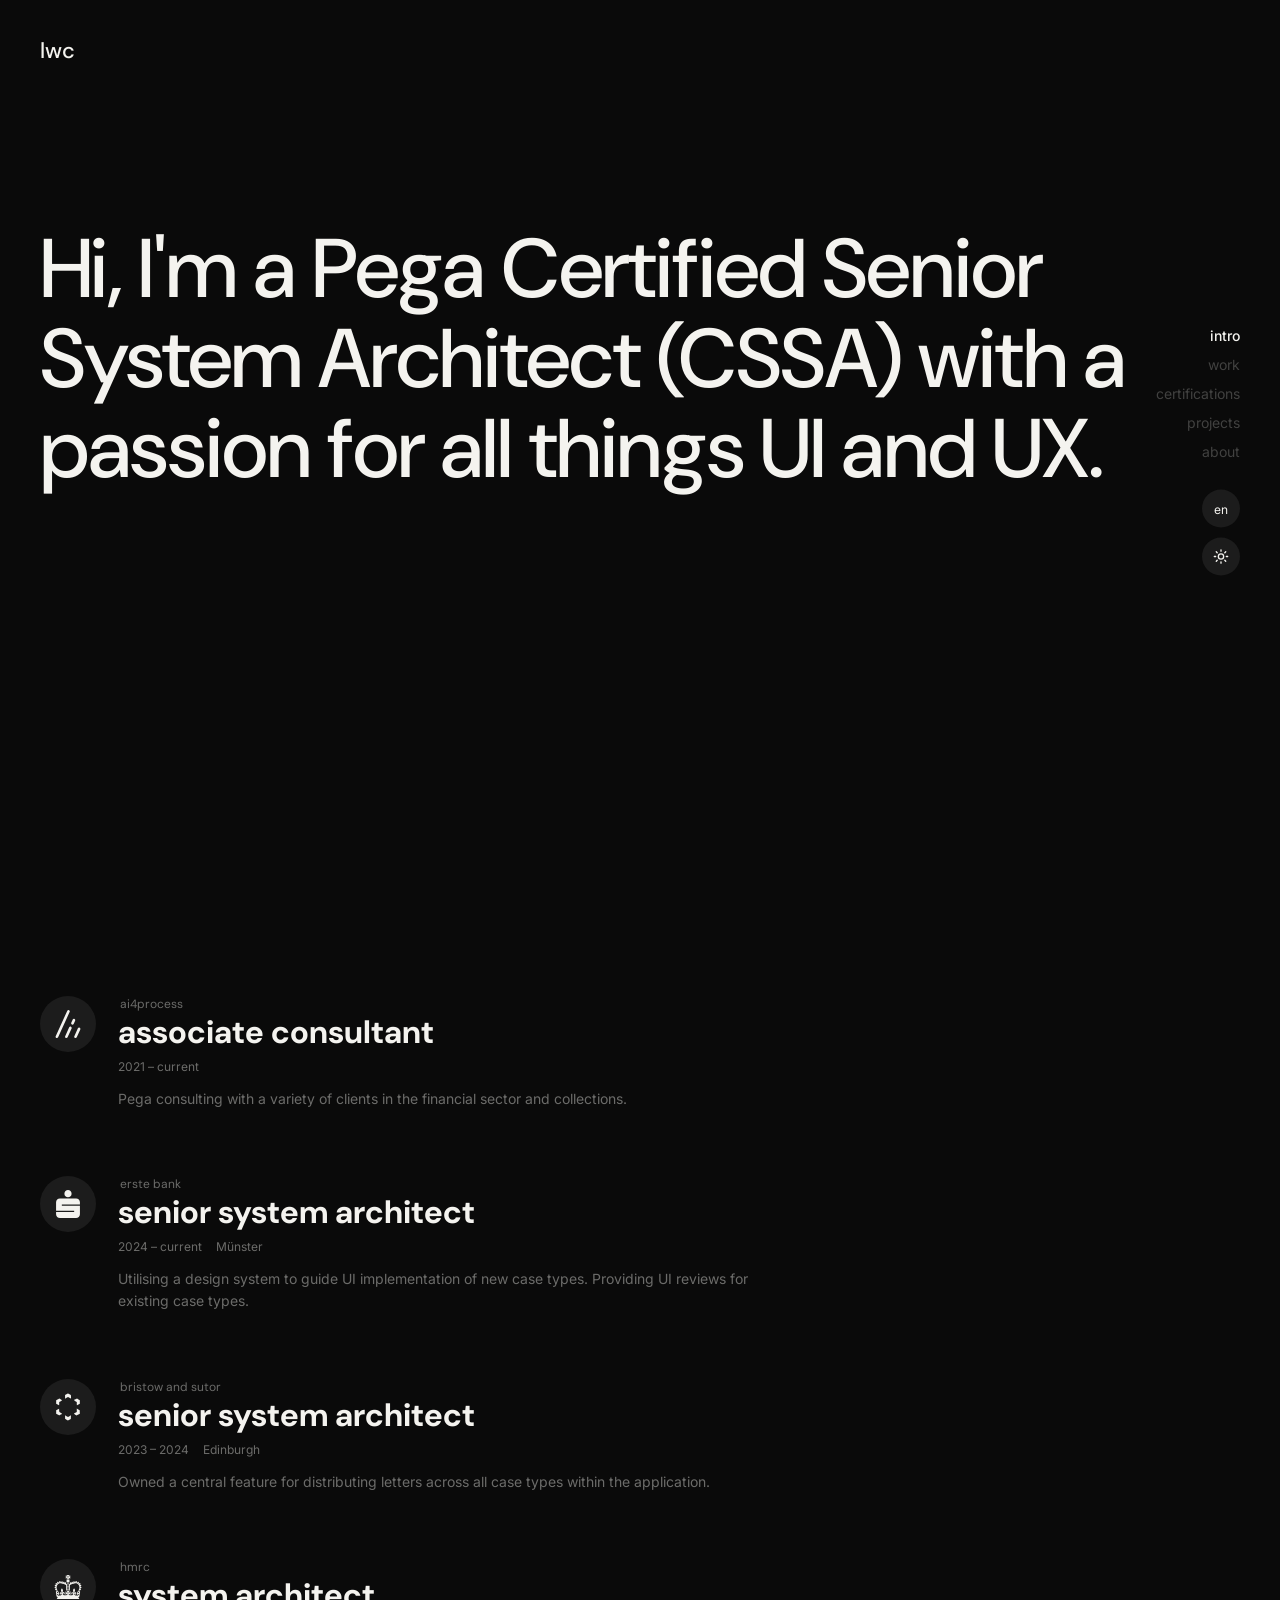
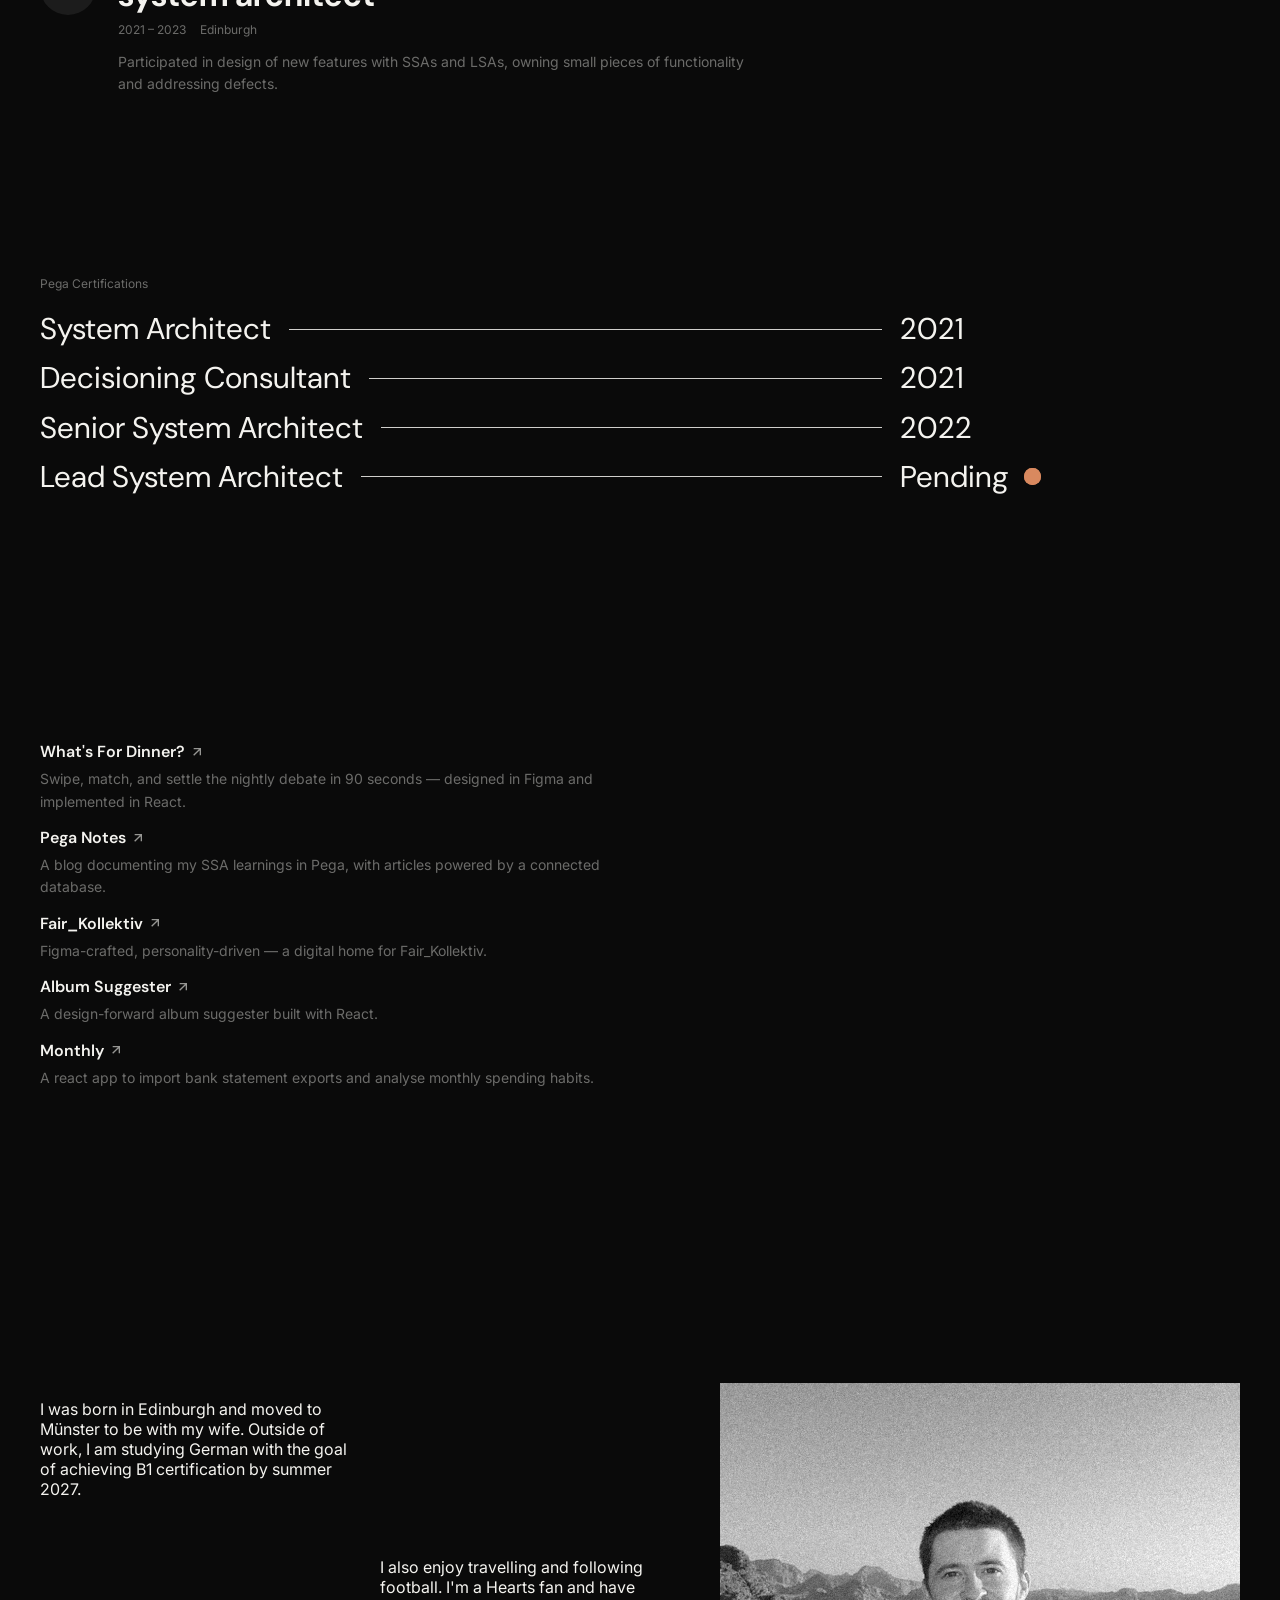
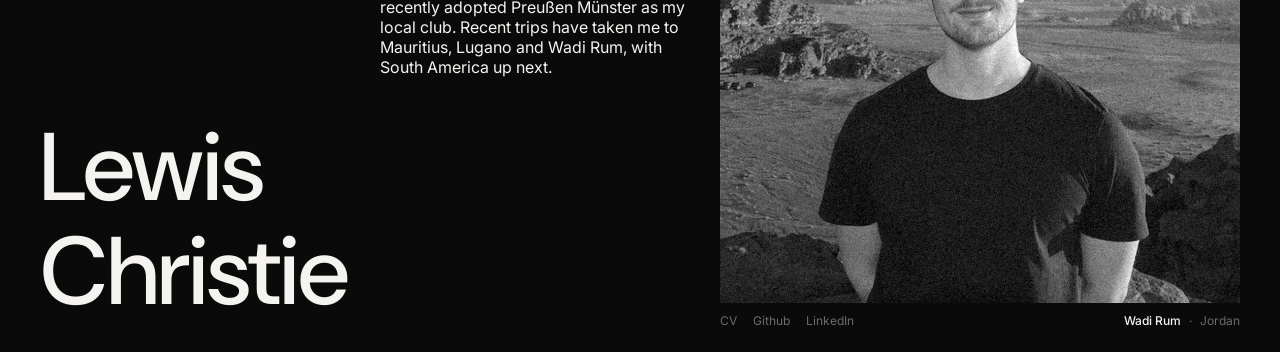
<file: index.html>
<!DOCTYPE html>
<html lang="en" data-theme="dark">
<head>
<meta charset="UTF-8">
<meta name="viewport" content="width=device-width, initial-scale=1.0">
<title>lwc — Lewis William Christie</title>
<link rel="stylesheet" type="text/css" href="./main.css">
<link rel="preconnect" href="https://fonts.googleapis.com">
<link rel="preconnect" href="https://fonts.gstatic.com" crossorigin>
<link href="https://fonts.googleapis.com/css2?family=DM+Sans:wght@400;500;600;700;800&family=Inter:wght@400;500;600&display=swap" rel="stylesheet">
</head>
<body>

<div class="topbar">
  <div class="logo"><span class="word-shell">
      <span class="sizer">lewis william christie</span>
      <span id="lwc-wrap">
        <span class="lwc-block" id="l-block"><span>l</span><span class="suffix">ewis&nbsp;</span></span><span class="lwc-block" id="w-block"><span>w</span><span class="suffix">illiam&nbsp;</span></span><span class="lwc-block" id="c-block"><span>c</span><span class="suffix">hristie</span></span>
      </span>
    </span></div>
</div>

  <div class="side-nav">
    <nav class="primary-nav" id="primaryNav">
      <a href="#intro" class="active" data-i18n="nav.intro">intro</a>
      <a href="#work" data-i18n="nav.work">work</a>
      <a href="#certifications" data-i18n="nav.certifications">certifications</a>
      <a href="#projects" data-i18n="nav.projects">projects</a>
      <a href="#about" data-i18n="nav.about">about</a>
    </nav>
    <div class="toggles">
      <button class="pill-btn" id="langToggle" aria-label="Switch language">en</button>
      <button class="pill-btn" id="themeToggle" aria-label="Toggle light/dark theme">
        <svg id="themeIcon" viewBox="0 0 24 24" fill="none" stroke="currentColor" stroke-width="2" stroke-linecap="round"><circle cx="12" cy="12" r="4"></circle><path d="M12 2v2M12 20v2M4.9 4.9l1.4 1.4M17.7 17.7l1.4 1.4M2 12h2M20 12h2M4.9 19.1l1.4-1.4M17.7 6.3l1.4-1.4"/></svg>
      </button>
    </div>
  </div>

<main class="wrap">

  <section id="intro">
    <div>
      <h1 class="hero-heading">
        <span data-i18n="intro.heading">Hi, I'm a Pega Certified Senior System Architect (CSSA) with a passion for all things UI and UX.</span>
      </h1>
    </div>
  </section>

  <section id="work">


    <div class="job">
      <div class="job-icon"><svg xmlns="http://www.w3.org/2000/svg" viewBox="0 0 352.7 397.5" width="28" height="28" fill="currentColor">
  <path d="M18.7,397.5C8.4,397.5,0,389.1,0,378.8c0-2.7,0.6-5.3,1.7-7.8L166.5,10.5c4.5-9.3,15.7-13.1,25-8.6c8.9,4.4,12.9,15,9,24.1L35.7,386.6C32.7,393.2,26,397.5,18.7,397.5"/>
  <path d="M239.6,208.5c-10.3,0-18.7-8.4-18.7-18.7c0-2.7,0.6-5.3,1.7-7.7l21-46c4.1-9.5,15.1-13.9,24.5-9.8c9.5,4.1,13.9,15.1,9.8,24.5c-0.1,0.3-0.2,0.5-0.3,0.8l-21,46C253.6,204.2,246.9,208.5,239.6,208.5"/>
  <path d="M153.3,397.5c-10.3,0-18.7-8.4-18.7-18.7c0-2.7,0.6-5.3,1.7-7.8l57.1-125.1c4.6-9.2,15.8-13,25.1-8.4c8.8,4.4,12.7,14.8,8.9,23.9l-57.1,125.1C167.3,393.2,160.6,397.5,153.3,397.5"/>
  <path d="M283.2,397.5c-10.3,0-18.7-8.4-18.7-18.7c0-2.7,0.6-5.3,1.7-7.7l50.6-111c4.1-9.5,15.1-13.8,24.6-9.8c9.5,4.1,13.8,15.1,9.8,24.6c-0.1,0.2-0.2,0.5-0.3,0.7l-50.6,111C297.2,393.2,290.5,397.5,283.2,397.5"/>
</svg></div>
      <div>
        <div class="job-company">ai4process</div>
        <div class="job-title" data-i18n="work.ai4process.title">associate consultant</div>
        <div class="job-meta"><span>2021 – current</span></div>
        <p class="job-desc" data-i18n="work.ai4process.desc">Pega consulting with a variety of clients in the financial sector and collections.</p>
      </div>
    </div>

    <div class="job">
      <div class="job-icon"><svg xmlns="http://www.w3.org/2000/svg" viewBox="0 0 140.14 164.54" width="28" height="28" fill="currentColor">
  <path d="M55.19,36.75c-4.13-4.21-6.21-9.28-6.21-15.23c0-5.81,2.08-10.89,6.15-15.11C59.26,2.17,64.27,0,70.07,0
    c5.7,0,10.69,2.13,14.83,6.36c4.16,4.22,6.28,9.35,6.28,15.16c0,5.94-2.08,11.02-6.23,15.23c-4.15,4.23-9.18,6.35-14.89,6.35
    C64.27,43.11,59.26,40.99,55.19,36.75z M140.14,85.36v-13.1c0-12.37-10.04-22.43-22.42-22.43H22.41C10.03,49.84,0,59.9,0,72.27
    v49.3h106.32v7.47H0v13.07c0,12.38,10.03,22.42,22.41,22.42h95.31c12.38,0,22.42-10.04,22.42-22.42V92.83H33.84v-7.47H140.14z"/>
</svg></div>
      <div>
        <div class="job-company">erste bank</div>
        <div class="job-title" data-i18n="work.erste.title">senior system architect</div>
        <div class="job-meta"><span>2024 – current</span><span>Münster</span></div>
        <p class="job-desc" data-i18n="work.erste.desc">Utilising a design system to guide UI implementation of new case types. Providing UI reviews for existing case types.</p>
      </div>
    </div>

    <div class="job">
      <div class="job-icon"><svg xmlns="http://www.w3.org/2000/svg" viewBox="0 0 97 110" width="28" height="28">
  <g transform="translate(0,110) scale(0.1,-0.1)" fill="currentColor">
    <path d="M423 1049 l-53 -31 0 -69 0 -70 58 32 58 33 56 -32 c31 -18 59 -29 61 -24 3 4 3 36 0 70 l-6 62 -52 30 c-29 17 -56 30 -61 30 -5 0 -33 -14 -61 -31z"/>
    <path d="M73 848 l-53 -30 0 -68 0 -68 55 -31 c30 -17 57 -31 60 -31 3 0 5 28 5 63 l0 63 43 24 c85 47 84 44 23 79 -31 17 -61 31 -68 30 -7 0 -37 -14 -65 -31z"/>
    <path d="M768 852 c-26 -15 -48 -30 -48 -34 0 -4 25 -22 55 -39 l55 -31 0 -64 c0 -35 3 -64 6 -64 4 0 31 14 60 31 l54 30 0 69 0 68 -55 31 c-30 17 -60 31 -67 30 -7 0 -34 -12 -60 -27z"/>
    <path d="M77 453 l-57 -34 0 -67 0 -68 56 -32 c31 -18 59 -32 64 -32 5 0 34 15 65 33 47 27 54 34 40 42 -109 65 -104 59 -107 128 l-3 63 -58 -33z"/>
    <path d="M830 422 l0 -68 -55 -29 c-30 -17 -55 -33 -55 -37 0 -8 96 -68 109 -68 5 0 35 15 65 32 l57 33 -3 68 -3 69 -57 34 -58 33 0 -67z"/>
    <path d="M370 153 l0 -68 57 -34 56 -34 56 31 56 31 3 72 3 71 -58 -32 -57 -32 -58 31 -58 32 0 -68z"/>
  </g>
</svg></div>
      <div>
        <div class="job-company">bristow and sutor</div>
        <div class="job-title" data-i18n="work.bs.title">senior system architect</div>
        <div class="job-meta"><span>2023 – 2024</span><span>Edinburgh</span></div>
        <p class="job-desc" data-i18n="work.bs.desc">Owned a central feature for distributing letters across all case types within the application.</p>
      </div>
    </div>

    <div class="job">
      <div class="job-icon"><svg xmlns="http://www.w3.org/2000/svg" viewBox="13.243 12.159 51.691 44.307" width="28" height="28">
  <g transform="matrix(1.7557801,0,0,1.8087796,-807.12125,-402.83426)">
    <g transform="matrix(1.3303571,0,0,-1.25,398.61645,1509.5497)">
      <g clip-path="url(#hmrcClip)">
        <g transform="matrix(140.66,0,0,38.772,45.354,994.3979)" fill="currentColor">
          <path d="m 0.1321,0.6395 c 0,-0.0183 -0.004,-0.0332 -0.0091,-0.0332 -0.005,0 -0.0091,0.0149 -0.0091,0.0332 0,0.0183 0.0041,0.0332 0.0091,0.0332 0.0051,0 0.0091,-0.0149 0.0091,-0.0332"/>
          <path d="M 0.1909,0.409 C 0.1906,0.4037 0.1875,0.3248 0.1875,0.324 l -3e-4,-0.0074 c 0,0 -1e-4,-0.0037 -0.0012,-0.0063 -6e-4,-0.0014 -0.0047,-0.0115 -0.0047,-0.0115 0,0 -5e-4,-0.0013 -6e-4,-0.0026 -10e-5,-0.0019 3e-4,-0.0036 3e-4,-0.0036 L 0.1849,0.2738 c 4e-4,-0.0016 7e-4,-0.0033 7e-4,-0.0055 0,-0.0025 -4e-4,-0.0047 -9e-4,-0.006 l -0.1235,1e-4 c -5e-4,0.0014 -8e-4,0.0035 -8e-4,0.0059 0,9e-4 0,0.0017 10e-5,0.0025 0,0 2e-4,0.0013 5e-4,0.0026 l 0.0037,0.0198 c 0,0 4e-4,0.0034 -3e-4,0.0054 -8e-4,0.002 -0.005,0.0123 -0.005,0.0123 0,0 -7e-4,0.0021 -8e-4,0.0042 0,0.0021 -3e-4,0.0089 -3e-4,0.0094 -3e-4,0.0067 -0.0031,0.0794 -0.0034,0.0845 -10e-5,0.0037 0,0.0067 5e-4,0.0091 4e-4,0.0022 0.0011,0.0036 0.002,0.0041 3e-4,2e-4 0.0085,0.0041 0.0094,0.0045 3e-4,10e-5 7e-4,-6e-4 8e-4,-0.0024 1e-4,-0.002 -3e-4,-0.0031 -6e-4,-0.0034 l 1e-4,10e-5 C 0.0628,0.4136 0.0602,0.3987 0.0601,0.3808 c 0.0068,0.005 0.0085,0.0177 0.0089,0.0351 0,7e-4 2e-4,0.0021 8e-4,0.0022 5e-4,2e-4 8e-4,-7e-4 8e-4,-0.0015 l 0,-2e-4 0.0026,-0.0753 0,-10e-5 c 0,-0.001 -2e-4,-0.0023 -6e-4,-0.0027 -5e-4,-4e-4 -8e-4,6e-4 -9e-4,0.0017 C 0.0696,0.3559 0.0655,0.3654 0.0607,0.3658 0.062,0.3482 0.0656,0.3344 0.0703,0.3298 l 0,0 c 0.0036,0.0013 0.0071,0.0026 0.0107,0.0037 0.0034,0.0037 0.006,0.0104 0.0069,0.026 l 0,-10e-5 c -1e-4,0.002 -2e-4,0.004 -4e-4,0.0061 C 0.0867,0.374 0.085,0.3796 0.0831,0.3771 0.0811,0.3744 0.0809,0.3663 0.0817,0.3578 0.0821,0.3543 0.0826,0.3513 0.0833,0.3492 0.0812,0.3494 0.0794,0.352 0.078,0.3595 0.0755,0.3718 0.0758,0.391 0.0796,0.3989 0.082,0.4041 0.0854,0.398 0.088,0.3863 0.0872,0.4047 0.0841,0.421 0.0838,0.4352 0.0833,0.4552 0.0854,0.4775 0.0885,0.4836 0.0916,0.4794 0.0945,0.4588 0.0948,0.4388 0.0949,0.4245 0.0923,0.4058 0.0921,0.387 0.0943,0.4004 0.0975,0.4084 0.1002,0.4044 0.1042,0.3984 0.1052,0.3796 0.1033,0.3661 0.1021,0.3581 0.1004,0.3545 0.0983,0.3534 c 6e-4,0.0024 0.001,0.0056 0.0013,0.0093 5e-4,0.0088 0,0.0168 -0.0021,0.0184 C 0.0956,0.3827 0.0941,0.3763 0.0936,0.3674 0.0934,0.3646 0.0934,0.3618 0.0935,0.3593 l 0,0 C 0.095,0.3459 0.0978,0.3413 0.1013,0.3381 c 0.0036,6e-4 0.0072,0.001 0.0108,0.0013 l 0,1e-4 4e-4,2e-4 C 0.1176,0.3427 0.1202,0.3545 0.1207,0.3765 0.1162,0.3741 0.1127,0.3646 0.1111,0.3501 c -1e-4,-9e-4 -3e-4,-0.0022 -9e-4,-0.0022 -7e-4,0 -0.001,0.0016 -0.001,0.0028 l 0,0.0694 0,2e-4 c 10e-5,0.0011 4e-4,0.0023 9e-4,0.0023 5e-4,0 8e-4,-0.0013 9e-4,-0.0021 l 0,-10e-5 0,-10e-5 c 9e-4,-0.0128 0.0027,-0.0249 0.0097,-0.027 -6e-4,0.0246 -0.0037,0.0322 -0.0082,0.0358 -1e-4,0 -3e-4,2e-4 -5e-4,9e-4 -1e-4,3e-4 -2e-4,0.001 -2e-4,0.002 0,10e-5 0,10e-5 0,2e-4 0,0.0011 1e-4,0.0018 2e-4,0.0022 2e-4,5e-4 5e-4,7e-4 6e-4,6e-4 l 0.0208,0 c 1e-4,0 4e-4,0 6e-4,-9e-4 10e-5,-3e-4 2e-4,-0.001 2e-4,-0.0021 l 0,-10e-5 c 0,-0.001 -1e-4,-0.0016 -2e-4,-0.002 -1e-4,-6e-4 -3e-4,-7e-4 -5e-4,-8e-4 C 0.1291,0.424 0.1262,0.4107 0.1254,0.3934 0.1322,0.3957 0.134,0.4077 0.1349,0.4205 c 1e-4,8e-4 4e-4,0.0023 0.001,0.0023 5e-4,0 8e-4,-0.0016 8e-4,-0.0026 l 1e-4,-2e-4 0,-0.0695 0,-10e-5 c -1e-4,-9e-4 -3e-4,-0.0027 -0.001,-0.0027 -6e-4,0 -9e-4,0.0014 -0.001,0.0024 C 0.1332,0.3644 0.1298,0.3738 0.1254,0.3764 0.1262,0.3578 0.1293,0.3435 0.1335,0.3396 l 4e-4,-10e-5 c 0.0036,-2e-4 0.0072,-6e-4 0.0108,-0.0011 0.0036,0.0021 0.0064,0.0075 0.0079,0.0227 l 0,-10e-5 c 0,0.002 -1e-4,0.0041 -2e-4,0.0062 C 0.1519,0.376 0.1504,0.3824 0.1484,0.3808 0.1463,0.379 0.1459,0.3711 0.1464,0.3623 0.1466,0.3586 0.1471,0.3554 0.1477,0.353 0.1456,0.3541 0.1439,0.3576 0.1427,0.3656 0.1408,0.379 0.1417,0.3979 0.1457,0.404 0.1483,0.408 0.1515,0.4005 0.1536,0.3876 0.1535,0.4063 0.151,0.4238 0.1512,0.4381 0.1514,0.4582 0.1543,0.4793 0.1575,0.4839 0.1605,0.4783 0.1626,0.4565 0.1622,0.4366 0.1618,0.4224 0.1586,0.405 0.1578,0.3864 0.1603,0.3987 0.1638,0.4052 0.1663,0.4 0.1701,0.3922 0.1704,0.3731 0.168,0.3606 0.1666,0.3531 0.1648,0.3504 0.1627,0.3502 c 7e-4,0.0021 0.0012,0.0051 0.0016,0.0087 8e-4,0.0085 6e-4,0.0166 -0.0014,0.0192 C 0.161,0.3805 0.1593,0.3749 0.1585,0.3663 0.1582,0.3636 0.1581,0.3608 0.1581,0.3583 l 0,0 C 0.1591,0.3447 0.1617,0.3388 0.1649,0.3341 0.1686,0.333 0.1724,0.3318 0.176,0.3304 0.1805,0.3355 0.1839,0.3489 0.1852,0.3658 0.1803,0.3654 0.1762,0.3559 0.1742,0.34 0.174,0.3389 0.1737,0.3379 0.1732,0.3383 c -4e-4,4e-4 -6e-4,0.0016 -6e-4,0.0027 l 0,10e-5 0.0026,0.0753 0,2e-4 c 1e-4,8e-4 3e-4,0.0017 8e-4,0.0015 6e-4,-1e-4 8e-4,-0.0015 8e-4,-0.0023 4e-4,-0.0173 0.0021,-0.03 0.0089,-0.035 -1e-4,0.0179 -0.0026,0.0328 -0.007,0.0402 l 10e-5,-10e-5 c -3e-4,2e-4 -6e-4,0.0014 -5e-4,0.0034 1e-4,0.0018 4e-4,0.0025 7e-4,0.0024 0.001,-4e-4 0.0092,-0.0043 0.0094,-0.0045 9e-4,-5e-4 0.0016,-0.002 0.002,-0.0042 5e-4,-0.0023 7e-4,-0.0053 5e-4,-0.009 z"/>
          <path d="m 0.1131,0.7665 c -1e-4,-3e-4 -3e-4,-0.001 -3e-4,-0.002 0,-0.0011 1e-4,-0.0018 2e-4,-0.0021 2e-4,-6e-4 4e-4,-8e-4 5e-4,-9e-4 C 0.1159,0.7597 0.1175,0.7567 0.1186,0.7521 0.1199,0.7469 0.1206,0.7394 0.1208,0.7296 0.1146,0.7315 0.113,0.7423 0.1122,0.7538 c -10e-5,9e-4 -3e-4,0.0021 -8e-4,0.0021 -5e-4,0 -8e-4,-0.0011 -8e-4,-0.0021 l -1e-4,-2e-4 0,-0.0627 c 0,-0.0011 3e-4,-0.0027 9e-4,-0.0027 7e-4,0 8e-4,0.0013 9e-4,0.0019 l 0,3e-4 C 0.1138,0.7034 0.1169,0.7119 0.1209,0.7141 0.1206,0.7038 0.1199,0.6961 0.1186,0.6906 0.1175,0.686 0.1159,0.6831 0.1135,0.6813 l 0,-10e-5 c -2e-4,-10e-5 -4e-4,-4e-4 -5e-4,-8e-4 -1e-4,-4e-4 -2e-4,-0.0011 -2e-4,-0.0022 0,-0.001 2e-4,-0.0016 3e-4,-0.002 2e-4,-5e-4 4e-4,-6e-4 5e-4,-6e-4 l 0.0188,0 c 1e-4,0 4e-4,0 6e-4,8e-4 10e-5,4e-4 2e-4,0.001 2e-4,0.002 0,0 0,10e-5 0,10e-5 0,10e-5 0,10e-5 0,10e-5 0,7e-4 -1e-4,0.0013 -2e-4,0.0018 -1e-4,3e-4 -4e-4,7e-4 -5e-4,8e-4 C 0.13,0.6842 0.1279,0.6903 0.1266,0.6988 0.1259,0.7034 0.1255,0.7085 0.1252,0.714 0.1291,0.7116 0.1322,0.7031 0.1336,0.6903 l 0,-10e-5 c 2e-4,-0.001 3e-4,-0.0021 9e-4,-0.0021 7e-4,0 9e-4,0.0016 0.001,0.0025 l 0,7e-4 0,0.0622 0,3e-4 c -1e-4,0.0011 -4e-4,0.0023 -9e-4,0.0023 -5e-4,0 -8e-4,-0.0012 -9e-4,-0.0023 -8e-4,-0.0113 -0.0024,-0.022 -0.0084,-0.0242 2e-4,0.0052 7e-4,0.01 0.0013,0.0144 0.0013,0.0085 0.0034,0.0145 0.0059,0.0175 2e-4,2e-4 4e-4,5e-4 5e-4,9e-4 10e-5,4e-4 2e-4,0.001 2e-4,0.0017 0,10e-5 0,2e-4 0,3e-4 0,9e-4 -1e-4,0.0015 -2e-4,0.0019 -2e-4,8e-4 -5e-4,9e-4 -6e-4,9e-4 l -0.0188,0 c -1e-4,0 -3e-4,-10e-5 -5e-4,-7e-4"/>
          <path d="m 0.1194,0.5603 c 0,-0.0072 0.0016,-0.013 0.0036,-0.013 0.002,0 0.0036,0.0058 0.0036,0.013 0,0.0072 -0.0016,0.013 -0.0036,0.013 -0.002,0 -0.0036,-0.0058 -0.0036,-0.013"/>
          <path d="m 0.1195,0.5912 c 0,-0.0071 0.0016,-0.0128 0.0035,-0.0128 0.002,0 0.0036,0.0057 0.0036,0.0128 0,0.0071 -0.0016,0.0129 -0.0036,0.0129 -0.0019,0 -0.0035,-0.0058 -0.0035,-0.0129"/>
          <path d="m 0.1193,0.5278 c 0,-0.0075 0.0016,-0.0136 0.0037,-0.0136 0.0021,0 0.0038,0.0061 0.0038,0.0136 0,0.0076 -0.0017,0.0137 -0.0038,0.0137 -0.0021,0 -0.0037,-0.0061 -0.0037,-0.0137"/>
          <path d="m 0.1191,0.4934 c 0,-0.0079 0.0017,-0.0143 0.0039,-0.0143 0.0022,0 0.004,0.0064 0.004,0.0143 0,0.0079 -0.0018,0.0143 -0.004,0.0143 -0.0022,0 -0.0039,-0.0064 -0.0039,-0.0143"/>
          <path d="m 0.1189,0.4577 c 0,-0.0083 0.0018,-0.015 0.0041,-0.015 0.0023,0 0.0041,0.0067 0.0041,0.015 0,0.0082 -0.0018,0.015 -0.0041,0.015 -0.0023,0 -0.0041,-0.0068 -0.0041,-0.015"/>
          <path d="m 0.1177,0.5577 c 0,0 0,0.0033 -3e-4,0.0071 -3e-4,0.0039 -0.0011,0.0077 -0.0025,0.0108 -0.001,0.0025 -0.0021,0.0047 -0.0031,0.0068 0.0011,0.0028 0.0019,0.0076 0.0019,0.013 0,0.0087 -0.0019,0.0157 -0.0043,0.0157 -0.0024,0 -0.0043,-0.007 -0.0043,-0.0157 0,-8e-4 0,-0.0015 1e-4,-0.0023 -1e-4,10e-5 -2e-4,2e-4 -3e-4,4e-4 -10e-4,0.0011 -0.002,0.0023 -0.003,0.0034 0.0013,0.0027 0.0022,0.0078 0.0022,0.0136 0,0.0087 -0.002,0.0157 -0.0044,0.0157 -0.0023,0 -0.0043,-0.007 -0.0043,-0.0157 0,-0.0027 2e-4,-0.0052 6e-4,-0.0073 -0.0021,0.0021 -0.0036,0.0035 -0.0036,0.0035 -2e-4,2e-4 -4e-4,3e-4 -6e-4,5e-4 0.0011,0.0028 0.0019,0.0076 0.0019,0.013 0,0.0086 -0.0019,0.0156 -0.0043,0.0156 -0.0024,0 -0.0043,-0.007 -0.0043,-0.0156 0,-0.0031 2e-4,-0.0059 6e-4,-0.0083 0,10e-5 0,10e-5 -1e-4,10e-5 -0.0015,0.001 -0.0032,0.0012 -0.0047,0.0012 5e-4,0.0025 8e-4,0.0057 8e-4,0.0091 0,0.0087 -0.0019,0.0156 -0.0043,0.0156 -0.0024,0 -0.0043,-0.0069 -0.0043,-0.0156 0,-0.0048 6e-4,-0.0091 0.0016,-0.0119 C 0.0731,0.6089 0.0715,0.607 0.07,0.6045 c 10e-5,0.0014 2e-4,0.0029 2e-4,0.0045 0,0.0087 -0.0019,0.0157 -0.0043,0.0157 -0.0024,0 -0.0043,-0.007 -0.0043,-0.0157 0,-0.0076 0.0015,-0.0139 0.0035,-0.0153 C 0.0638,0.5901 0.0625,0.5861 0.0614,0.5817 c 0,2e-4 0,3e-4 0,5e-4 0,0.0087 -0.0019,0.0156 -0.0043,0.0156 -0.0024,0 -0.0043,-0.0069 -0.0043,-0.0156 0,-0.0087 0.0019,-0.0156 0.0043,-0.0156 4e-4,0 8e-4,2e-4 0.0012,6e-4 C 0.0575,0.5628 0.0568,0.558 0.0561,0.5531 0.0553,0.5572 0.054,0.5599 0.0526,0.5599 c -0.0024,0 -0.0044,-0.007 -0.0044,-0.0156 0,-0.0087 0.002,-0.0157 0.0044,-0.0157 4e-4,0 9e-4,4e-4 0.0013,9e-4 -2e-4,-0.0043 -4e-4,-0.0086 -6e-4,-0.0131 -5e-4,8e-4 -0.001,0.0012 -0.0016,0.0012 -0.0024,0 -0.0043,-0.007 -0.0043,-0.0157 0,-0.0086 0.0019,-0.0156 0.0043,-0.0156 6e-4,0 0.0013,6e-4 0.0018,0.0016 1e-4,-0.0017 2e-4,-0.0034 2e-4,-0.0052 2e-4,-0.0018 3e-4,-0.0034 4e-4,-0.0049 C 0.052,0.4768 0.0503,0.4703 0.0503,0.4623 c 0,-0.0086 0.002,-0.0156 0.0043,-0.0156 9e-4,0 0.0018,0.001 0.0024,0.0026 6e-4,-0.005 0.0014,-0.0114 0.0023,-0.0188 0.0017,8e-4 0.0042,0.002 0.0057,0.0028 C 0.0634,0.446 0.0624,0.4534 0.0624,0.4534 0.0623,0.4558 0.0605,0.4674 0.0598,0.4769 c -7e-4,0.0077 -0.0011,0.022 -0.0011,0.0244 0,0.0246 0.0024,0.047 0.0064,0.0632 0.004,0.0161 0.0095,0.0262 0.0159,0.0262 0.0013,0 0.0028,-3e-4 0.0063,-0.0028 C 0.0909,0.5846 0.0927,0.5829 0.0959,0.5798 0.1013,0.5737 0.1035,0.5707 0.1112,0.5572 0.112,0.5558 0.1123,0.5533 0.1124,0.5514 c 2e-4,-0.0018 2e-4,-0.0033 2e-4,-0.0033 l 3e-4,-0.1042 0.0048,0"/>
          <path d="m 0.1283,0.5577 c 0,0 0,0.0033 3e-4,0.0071 4e-4,0.0039 0.0012,0.0077 0.0025,0.0108 0.001,0.0025 0.0021,0.0047 0.0031,0.0068 -0.0011,0.0028 -0.0019,0.0076 -0.0019,0.013 0,0.0087 0.0019,0.0157 0.0043,0.0157 0.0024,0 0.0043,-0.007 0.0043,-0.0157 0,-8e-4 0,-0.0015 0,-0.0023 10e-5,10e-5 2e-4,2e-4 2e-4,4e-4 0.001,0.0011 0.0021,0.0023 0.0031,0.0034 C 0.1429,0.5996 0.142,0.6047 0.142,0.6105 c 0,0.0087 0.0019,0.0157 0.0043,0.0157 0.0024,0 0.0043,-0.007 0.0043,-0.0157 0,-0.0027 -2e-4,-0.0052 -5e-4,-0.0073 0.0021,0.0021 0.0035,0.0035 0.0035,0.0035 3e-4,2e-4 5e-4,3e-4 7e-4,5e-4 -0.0012,0.0028 -0.002,0.0076 -0.002,0.013 0,0.0086 0.002,0.0156 0.0044,0.0156 0.0023,0 0.0043,-0.007 0.0043,-0.0156 0,-0.0031 -3e-4,-0.0059 -7e-4,-0.0083 10e-5,10e-5 10e-5,10e-5 10e-5,10e-5 0.0015,0.001 0.0032,0.0012 0.0047,0.0012 -5e-4,0.0025 -8e-4,0.0057 -8e-4,0.0091 0,0.0087 0.0019,0.0156 0.0043,0.0156 0.0024,0 0.0043,-0.0069 0.0043,-0.0156 0,-0.0048 -6e-4,-0.0091 -0.0015,-0.0119 C 0.173,0.6089 0.1745,0.607 0.176,0.6045 c -10e-5,0.0014 -2e-4,0.0029 -2e-4,0.0045 0,0.0087 0.0019,0.0157 0.0043,0.0157 0.0024,0 0.0043,-0.007 0.0043,-0.0157 0,-0.0076 -0.0015,-0.0139 -0.0034,-0.0153 0.0013,-0.0036 0.0025,-0.0076 0.0036,-0.012 0,2e-4 0,3e-4 0,5e-4 0,0.0087 0.002,0.0156 0.0043,0.0156 0.0024,0 0.0043,-0.0069 0.0043,-0.0156 0,-0.0087 -0.0019,-0.0156 -0.0043,-0.0156 -4e-4,0 -8e-4,2e-4 -0.0012,6e-4 9e-4,-0.0044 0.0016,-0.0092 0.0022,-0.0141 8e-4,0.0041 0.0021,0.0068 0.0036,0.0068 0.0024,0 0.0043,-0.007 0.0043,-0.0156 0,-0.0087 -0.0019,-0.0157 -0.0043,-0.0157 -5e-4,0 -0.001,4e-4 -0.0014,9e-4 3e-4,-0.0043 5e-4,-0.0086 6e-4,-0.0131 5e-4,8e-4 0.0011,0.0012 0.0017,0.0012 0.0023,0 0.0043,-0.007 0.0043,-0.0157 0,-0.0086 -0.002,-0.0156 -0.0043,-0.0156 -7e-4,0 -0.0013,6e-4 -0.0019,0.0016 -1e-4,-0.0017 -1e-4,-0.0034 -2e-4,-0.0052 -10e-5,-0.0018 -2e-4,-0.0034 -4e-4,-0.0049 0.0022,-0.001 0.0038,-0.0075 0.0038,-0.0155 0,-0.0086 -0.0019,-0.0156 -0.0043,-0.0156 -9e-4,0 -0.0017,0.001 -0.0024,0.0026 C 0.1884,0.4443 0.1876,0.4379 0.1868,0.4305 0.185,0.4313 0.1826,0.4325 0.181,0.4333 0.1826,0.446 0.1836,0.4534 0.1836,0.4534 c 10e-5,0.0024 0.0019,0.014 0.0027,0.0235 6e-4,0.0077 0.001,0.022 0.001,0.0244 0,0.0246 -0.0024,0.047 -0.0064,0.0632 C 0.177,0.5806 0.1714,0.5907 0.1651,0.5907 0.1638,0.5907 0.1622,0.5904 0.1587,0.5879 0.1551,0.5846 0.1534,0.5829 0.1502,0.5798 0.1448,0.5737 0.1426,0.5707 0.1348,0.5572 0.1341,0.5558 0.1337,0.5533 0.1336,0.5514 0.1334,0.5496 0.1335,0.5481 0.1335,0.5481 l -4e-4,-0.1042 -0.0048,0"/>
        </g>
      </g>
    </g>
  </g>
</svg></div>
      <div>
        <div class="job-company">hmrc</div>
        <div class="job-title" data-i18n="work.hmrc.title">system architect</div>
        <div class="job-meta"><span>2021 – 2023</span><span>Edinburgh</span></div>
        <p class="job-desc" data-i18n="work.hmrc.desc">Participated in design of new features with SSAs and LSAs, owning small pieces of functionality and addressing defects.</p>
      </div>
    </div>
  </section>

  <section id="certifications">
    <div class="cert-label" data-i18n="certs.label">Pega Certifications</div>
    <ul class="cert-list">
      <li class="cert-row">
        <span class="cert-name">System Architect</span>
        <span class="cert-line" aria-hidden="true"></span>
        <span class="cert-year">2021</span>
      </li>
      <li class="cert-row">
        <span class="cert-name">Decisioning Consultant</span>
        <span class="cert-line" aria-hidden="true"></span>
        <span class="cert-year">2021</span>
      </li>
      <li class="cert-row">
        <span class="cert-name">Senior System Architect</span>
        <span class="cert-line" aria-hidden="true"></span>
        <span class="cert-year">2022</span>
      </li>
      <li class="cert-row">
        <span class="cert-name">Lead System Architect</span>
        <span class="cert-line" aria-hidden="true"></span>
        <span class="cert-year cert-pending">
          <span data-i18n="certs.pending">Pending</span>
          <span class="pulse-dot" aria-hidden="true"></span>
        </span>
      </li>
    </ul>
  </section>

  <section id="projects">
    
    <div class="projects-layout">
      
      <div class="project-list">
        <div class="project-item">
          <a href="#" class="project-name" data-i18n="projects.dinner.name">What's For Dinner? <svg viewBox="0 0 24 24" fill="none" stroke="currentColor" stroke-width="2"><path d="M7 17L17 7M7 7h10v10"/></svg></a>
          <p class="project-desc" data-i18n="projects.dinner.desc">Swipe, match, and settle the nightly debate in 90 seconds — designed in Figma and implemented in React.</p>
        </div>
        <div class="project-item">
          <a href="#" class="project-name" data-i18n="projects.notes.name">Pega Notes <svg viewBox="0 0 24 24" fill="none" stroke="currentColor" stroke-width="2"><path d="M7 17L17 7M7 7h10v10"/></svg></a>
          <p class="project-desc" data-i18n="projects.notes.desc">A blog documenting my SSA learnings in Pega, with articles powered by a connected database.</p>
        </div>
        <div class="project-item">
          <a href="#" class="project-name" data-i18n="projects.fair.name">Fair_Kollektiv <svg viewBox="0 0 24 24" fill="none" stroke="currentColor" stroke-width="2"><path d="M7 17L17 7M7 7h10v10"/></svg></a>
          <p class="project-desc" data-i18n="projects.fair.desc">Figma-crafted, personality-driven — a digital home for Fair_Kollektiv.</p>
        </div>
        <div class="project-item">
          <a href="#" class="project-name" data-i18n="projects.album.name">Album Suggester <svg viewBox="0 0 24 24" fill="none" stroke="currentColor" stroke-width="2"><path d="M7 17L17 7M7 7h10v10"/></svg></a>
          <p class="project-desc" data-i18n="projects.album.desc">A design-forward album suggester built with React.</p>
        </div>
                <div class="project-item">
          <a href="#" class="project-name" data-i18n="projects.monthly.name">Monthly <svg viewBox="0 0 24 24" fill="none" stroke="currentColor" stroke-width="2"><path d="M7 17L17 7M7 7h10v10"/></svg></a>
          <p class="project-desc" data-i18n="projects.monthly.desc">A react app to import bank statement exports and analyse monthly spending habits.</p>
        </div>
      </div>
    </div>
  </section>

  <section id="contact" class="simple-block">

  </section>

  <section id="about">
    <h2 class="name-block">
      <span class="name-line">Lewis</span>
      <span class="name-line">Christie</span>
    </h2>
    <!-- Colour-reveal gallery: one .reveal per photo, black-and-white first, colour second -->
    <div class="photo gallery">
      <div class="gallery-stage" role="button" tabindex="0" aria-label="Next photo">
        <div class="reveal is-active" data-place="Wadi Rum" data-country="Jordan" data-country-de="Jordanien">
          <img src="assets/reveal-1-bw.jpg" alt="Lewis Christie in the Wadi Rum desert, Jordan" decoding="async">
          <img class="reveal-colour" src="assets/reveal-1-colour.jpg" alt="" decoding="async">
        </div>
        <div class="reveal" aria-hidden="true" data-place="Lugano" data-country="Switzerland" data-country-de="Schweiz">
          <img src="assets/reveal-2-bw.jpg" alt="Lewis Christie standing on a mountain ridge near Lugano" decoding="async">
          <img class="reveal-colour" src="assets/reveal-2-colour.jpg" alt="" decoding="async">
        </div>
        <div class="reveal" aria-hidden="true" data-place="Black River Gorges National Park" data-place-de="Black-River-Gorges-Nationalpark" data-country="Mauritius">
          <img src="assets/reveal-3-bw.jpg" alt="Lewis Christie at a viewpoint in Black River Gorges National Park, Mauritius" decoding="async">
          <img class="reveal-colour" src="assets/reveal-3-colour.jpg" alt="" decoding="async">
        </div>
      </div>
      <div class="gallery-nav">
        <nav class="links-row" aria-label="Links">
          <a href="...">CV</a>
          <a href="https://github.com/Vanilla487" target="_blank" rel="noopener">Github</a>
          <a href="...">LinkedIn</a>
        </nav>
        <div class="photo-loc" aria-live="polite"><span class="photo-place">Wadi Rum</span><span class="photo-country">Jordan</span></div>
      </div>
    </div>
    
    <p class="para-one" data-i18n="about.p1">I was born in Edinburgh and moved to Münster to be with my wife. Outside of work, I am studying German with the goal of achieving B1 certification by summer 2027.</p>
    <p class="para-two" data-i18n="about.p2">I also enjoy travelling and following football. I'm a Hearts fan and have recently adopted Preußen Münster as my local club. Recent trips have taken me to Mauritius, Lugano and Wadi Rum, with South America up next.</p>
      
  </section>


</main>

<script>
  

  // Theme toggle
  const root = document.documentElement;
  const themeBtn = document.getElementById('themeToggle');
  const themeIcon = document.getElementById('themeIcon');
  const sunPath = '<circle cx="12" cy="12" r="4"></circle><path d="M12 2v2M12 20v2M4.9 4.9l1.4 1.4M17.7 17.7l1.4 1.4M2 12h2M20 12h2M4.9 19.1l1.4-1.4M17.7 6.3l1.4-1.4"/>';
  const moonPath = '<path d="M20 14.5A8.5 8.5 0 1 1 9.5 4a7 7 0 0 0 10.5 10.5z"/>';

  function setTheme(t){
    root.setAttribute('data-theme', t);
    themeIcon.innerHTML = t === 'dark' ? sunPath : moonPath;
    localStorage.setItem('lwc-theme', t);
  }
  const savedTheme = localStorage.getItem('lwc-theme');
  setTheme(savedTheme || 'dark');
  themeBtn.addEventListener('click', () => {
    setTheme(root.getAttribute('data-theme') === 'dark' ? 'light' : 'dark');
  });

  // Language toggle (en / de)
  const i18n = {
    en: {
      'nav.intro':'intro','nav.work':'work','nav.certifications':'certifications','nav.projects':'projects','nav.about':'about',
      'intro.eyebrow':"Hi, I'm Lewis —",
      'intro.heading':"Hi, I'm a Pega Certified Senior System Architect (CSSA) with a passion for all things UI and UX.",
      'work.label':'work',
      'work.ai4process.title':'associate consultant',
      'work.ai4process.desc':'Pega consulting with a variety of clients in the financial sector and collections.',
      'work.erste.title':'senior system architect',
      'work.erste.desc':'Utilising a design system to guide UI implementation of new case types. Providing UI reviews for existing case types.',
      'work.bs.title':'senior system architect',
      'work.bs.desc':'Owned a central feature for distributing letters across all case types within the application.',
      'work.hmrc.title':'system architect',
      'work.hmrc.desc':'Participated in design of new features with SSAs and LSAs, owning small pieces of functionality and addressing defects.',
      'certs.label':'Pega Certifications',
      'certs.pending':'Pending',
      'projects.label':'projects',
      'contact.label':'contact',
      'contact.body':'Add your preferred contact copy here — a short line inviting people to reach out, plus real links below.',
      'about.label':'about',
      'about.p1':"I was born in Edinburgh and moved to Münster to be with my wife. Outside of work, I am studying German with the goal of achieving B1 certification by summer 2027.",
      'about.p2':"I also enjoy travelling and following football. I'm a Hearts fan and have recently adopted Preußen Münster as my local club. Recent trips have taken me to Mauritius, Lugano and Wadi Rum, with South America up next.",
      'about.body':'Add your about copy here — background, interests outside Pega/UI work, and anything that gives visitors a sense of who you are beyond the job titles.',
      'footer.built':'built with figma → code'
    },
    de: {
      'nav.intro':'intro','nav.work':'werdegang','nav.certifications':'zertifikate','nav.projects':'projekte','nav.about':'über mich',
      'intro.eyebrow':'Hallo, ich bin Lewis —',
      'intro.heading':'Ein von Pega zertifizierter Senior System Architect (CSSA) mit Leidenschaft für alles rund um UI und UX.',
      'work.label':'werdegang',
      'work.ai4process.title':'associate consultant',
      'work.ai4process.desc':'Pega-Beratung für verschiedene Kunden im Finanzsektor und im Forderungsmanagement.',
      'work.erste.title':'senior system architect',
      'work.erste.desc':'Einsatz eines Design-Systems zur Steuerung der UI-Umsetzung neuer Case Types. Durchführung von UI-Reviews für bestehende Case Types.',
      'work.bs.title':'senior system architect',
      'work.bs.desc':'Verantwortlich für eine zentrale Funktion zur Verteilung von Schreiben über alle Case Types der Anwendung hinweg.',
      'work.hmrc.title':'system architect',
      'work.hmrc.desc':'Mitwirkung am Design neuer Funktionen mit SSAs und LSAs, Verantwortung für einzelne Funktionsbausteine und Fehlerbehebung.',
      'certs.label':'Pega-Zertifikate',
      'certs.pending':'Ausstehend',
      'projects.label':'projekte',
      'contact.label':'kontakt',
      'contact.body':'Hier eigenen Kontakttext ergänzen — eine kurze Einladung zur Kontaktaufnahme sowie echte Links unten.',
      'about.label':'über mich',
      'about.p1':'Ich bin in Edinburgh geboren und für meine Frau nach Münster gezogen. Neben der Arbeit lerne ich Deutsch, mit dem Ziel, bis Sommer 2027 das B1-Zertifikat zu erreichen.',
      'about.p2':'In meiner Freizeit reise ich gern und verfolge Fußball. Ich bin Hearts-Fan und habe vor Kurzem Preußen Münster als meinen Verein vor Ort adoptiert. Zuletzt war ich auf Mauritius, in Lugano und im Wadi Rum – als Nächstes geht es nach Südamerika.',
      'about.body':'Hier eigenen Über-mich-Text ergänzen — Hintergrund, Interessen abseits von Pega/UI und alles, was Besuchern ein Gefühl dafür gibt, wer du bist.',
      'footer.built':'mit figma → code gebaut'
    }
  };

  let currentLang = localStorage.getItem('lwc-lang') || 'en';
  const langBtn = document.getElementById('langToggle');

  function applyLang(lang){
    document.documentElement.lang = lang;
    langBtn.textContent = lang;
    document.querySelectorAll('[data-i18n]').forEach(el => {
      const key = el.getAttribute('data-i18n');
      if(i18n[lang] && i18n[lang][key] !== undefined){
        // preserve child svg icons inside project-name links
        if(el.querySelector('svg')){
          const svg = el.querySelector('svg').outerHTML;
          el.innerHTML = i18n[lang][key] + ' ' + svg;
        } else {
          el.textContent = i18n[lang][key];
        }
      }
    });
    localStorage.setItem('lwc-lang', lang);
    document.dispatchEvent(new Event('langchange'));
  }
  applyLang(currentLang);
  langBtn.addEventListener('click', () => {
    currentLang = currentLang === 'en' ? 'de' : 'en';
    applyLang(currentLang);
  });

  // Phone header height (nav wraps differently per width and language) → --header-h
  const sideNav = document.querySelector('.side-nav');
  new ResizeObserver(() => {
    root.style.setProperty('--header-h', sideNav.offsetHeight + 'px');
  }).observe(sideNav);

  // Scrollspy for nav
  const navLinks = document.querySelectorAll('#primaryNav a');
  const sections = Array.from(navLinks).map(l => document.querySelector(l.getAttribute('href')));
  function setActive(id){
    navLinks.forEach(l => l.classList.toggle('active', l.getAttribute('href') === id));
  }

  // Active section = the last one whose top has scrolled past a "reading line"
  // ~30% down the viewport. At the very bottom of the page, the last section wins
  // (short trailing sections can never reach the line).
  let navLock = false;   // true while a menu click is smooth-scrolling
  let lockTimer;
  function updateSpy(){
    if(navLock) return;
    const line = window.innerHeight * 0.3;
    const atBottom = window.innerHeight + window.scrollY >= document.documentElement.scrollHeight - 2;
    let current = sections[0];
    if(atBottom){
      current = sections[sections.length - 1];
    } else {
      for(const s of sections){
        if(s && s.getBoundingClientRect().top <= line) current = s;
      }
    }
    if(current) setActive('#' + current.id);
  }

  let spyTicking = false;
  window.addEventListener('scroll', () => {
    if(navLock){
      // keep the clicked item highlighted until the smooth scroll settles
      clearTimeout(lockTimer);
      lockTimer = setTimeout(() => { navLock = false; }, 150);
      return;
    }
    if(spyTicking) return;
    spyTicking = true;
    requestAnimationFrame(() => { updateSpy(); spyTicking = false; });
  }, { passive: true });
  window.addEventListener('resize', updateSpy);

  // Clicking a menu item highlights it straight away, even if the section
  // can't scroll all the way to the top (e.g. a short section near the page end).
  navLinks.forEach(l => l.addEventListener('click', () => {
    setActive(l.getAttribute('href'));
    navLock = true;
    clearTimeout(lockTimer);
    lockTimer = setTimeout(() => { navLock = false; }, 1000); // fallback if no scroll happens
  }));

  updateSpy();

  // Colour reveal: a circle of colour follows the pointer. While the pointer rests,
  // the circle keeps growing smoothly until the whole photo is in colour.
  document.querySelectorAll('.reveal').forEach(function (el) {
    var MAX = 0.45;          // circle radius while moving, as a fraction of the image width
    var FILL_TIME = 4000;    // ms of resting to go from circle to full colour
    var RETRACT_TIME = 700;  // ms of moving to shrink from full colour back to the circle
    var SMOOTH = 120;        // ms; pointer following and colour leaving (higher = softer)
    var SMOOTH_IN = 350;     // ms; colour arriving — higher = slower, gentler bloom

    var hovered = false, running = false;
    var target = { x: 0, y: 0 };
    var cur = { x: 0, y: 0, r: 0 };
    var dwell = 0;           // 0 = just a circle, 1 = fully filled
    var lastMove = 0, lastT = 0;

    function fillRadius(x, y) {
      // Distance to the farthest corner, enlarged so the soft edge clears the photo completely
      var w = el.offsetWidth, h = el.offsetHeight;
      var dx = Math.max(x, w - x), dy = Math.max(y, h - y);
      return Math.sqrt(dx * dx + dy * dy) / 0.55 + 4;
    }

    function frame(t) {
      var dt = Math.min(t - lastT, 50); lastT = t;
      var still = t - lastMove > 90;

      if (hovered) dwell += still ? dt / FILL_TIME : -dt / RETRACT_TIME;
      else dwell -= dt / RETRACT_TIME;
      dwell = Math.max(0, Math.min(1, dwell));

      var base = el.offsetWidth * MAX;
      var e = dwell * (2 - dwell);                // eases out, so growth never pauses
      var targetR = hovered ? base + (fillRadius(cur.x, cur.y) - base) * e : 0;

      // Frame-rate independent easing toward the targets
      var k = 1 - Math.exp(-dt / SMOOTH);
      cur.x += (target.x - cur.x) * k;
      cur.y += (target.y - cur.y) * k;
      var kr = targetR > cur.r ? 1 - Math.exp(-dt / SMOOTH_IN) : k;  // slower growing, same shrinking
      cur.r += (targetR - cur.r) * kr;

      el.style.setProperty('--x', cur.x + 'px');
      el.style.setProperty('--y', cur.y + 'px');
      el.style.setProperty('--r', cur.r + 'px');

      if (!hovered && cur.r < 0.5) { running = false; return; }
      requestAnimationFrame(frame);
    }
    function kick() {
      if (!running) { running = true; lastT = performance.now(); requestAnimationFrame(frame); }
    }

    function point(e) {
      var b = el.getBoundingClientRect();
      target.x = e.clientX - b.left;
      target.y = e.clientY - b.top;
    }

    el.addEventListener('pointerenter', function (e) {
      point(e);
      if (!running) { cur.x = target.x; cur.y = target.y; }  // start the circle at the pointer
      hovered = true;
      lastMove = performance.now();
      kick();
    });
    el.addEventListener('pointermove', function (e) {
      point(e);
      lastMove = performance.now();
      kick();
    });
    el.addEventListener('pointerleave', function () { hovered = false; kick(); });
  });

  // Gallery: photos crossfade on a timer, or straight away when the photo is clicked.
  // The timer pauses while the pointer is over the photo (so the colour reveal isn't
  // cut short), while the tab is hidden, and is off for prefers-reduced-motion users.
  document.querySelectorAll('.gallery').forEach(function (g) {
    var INTERVAL = 6000;
    var stage = g.querySelector('.gallery-stage');
    var slides = g.querySelectorAll('.reveal');
    var place = g.querySelector('.photo-place');
    var country = g.querySelector('.photo-country');
    var autoplay = !window.matchMedia('(prefers-reduced-motion: reduce)').matches;
    var i = 0, timer = null, hovering = false;

    function label() {
      var d = slides[i].dataset;
      var de = document.documentElement.lang === 'de';
      var c = (de && d.countryDe) || d.country || '';
      place.textContent = (de && d.placeDe) || d.place || '';
      country.textContent = c === d.place ? '' : c;  // e.g. Mauritius isn't shown twice
      stage.setAttribute('aria-label', de ? 'Nächstes Foto' : 'Next photo');
    }
    function next() {
      slides[i].classList.remove('is-active');
      slides[i].setAttribute('aria-hidden', 'true');
      i = (i + 1) % slides.length;
      slides[i].classList.add('is-active');
      slides[i].removeAttribute('aria-hidden');
      label();
    }
    function stop() { clearTimeout(timer); timer = null; }
    function start() {
      stop();
      if (autoplay && !hovering && !document.hidden) {
        timer = setTimeout(function () { next(); start(); }, INTERVAL);
      }
    }

    stage.addEventListener('click', function () { next(); start(); });
    stage.addEventListener('keydown', function (e) {
      if (e.key === 'Enter' || e.key === ' ') { e.preventDefault(); next(); start(); }
    });
    stage.addEventListener('pointerenter', function (e) {
      if (e.pointerType === 'mouse') { hovering = true; stop(); }
    });
    stage.addEventListener('pointerleave', function () { hovering = false; start(); });
    document.addEventListener('visibilitychange', start);
    document.addEventListener('langchange', label);

    label();
    start();
  });
</script>

</body>
</html>
</file>
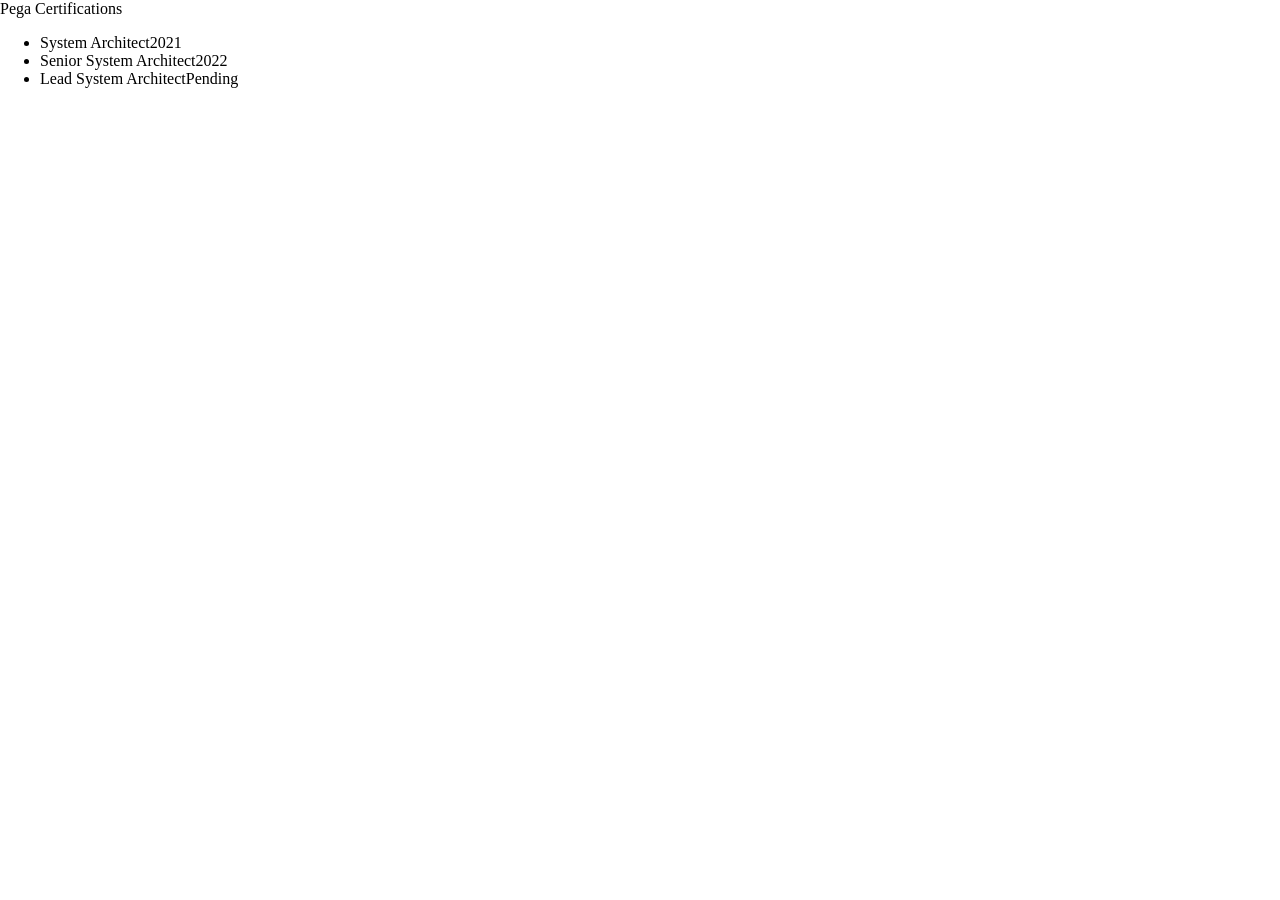
<file: design-system/components/CertificationList/preview.html>
<!-- @dsCard group="Content" height=230 -->
<!doctype html>
<html><head><meta charset="utf-8"><style>body{margin:0}</style></head><body>
<div class="lwc-root">
  <div class="lwc-group-label">Pega Certifications</div>
  <ul class="lwc-cert-list">
    <li class="lwc-cert-row"><span class="lwc-cert-name">System Architect</span><span class="lwc-cert-line" aria-hidden="true"></span><span class="lwc-cert-year">2021</span></li>
    <li class="lwc-cert-row"><span class="lwc-cert-name">Senior System Architect</span><span class="lwc-cert-line" aria-hidden="true"></span><span class="lwc-cert-year">2022</span></li>
    <li class="lwc-cert-row"><span class="lwc-cert-name">Lead System Architect</span><span class="lwc-cert-line" aria-hidden="true"></span><span class="lwc-cert-year lwc-cert-pending"><span>Pending</span><span class="lwc-pulse-dot" aria-hidden="true"></span></span></li>
  </ul>
</div>
</body></html>
</file>
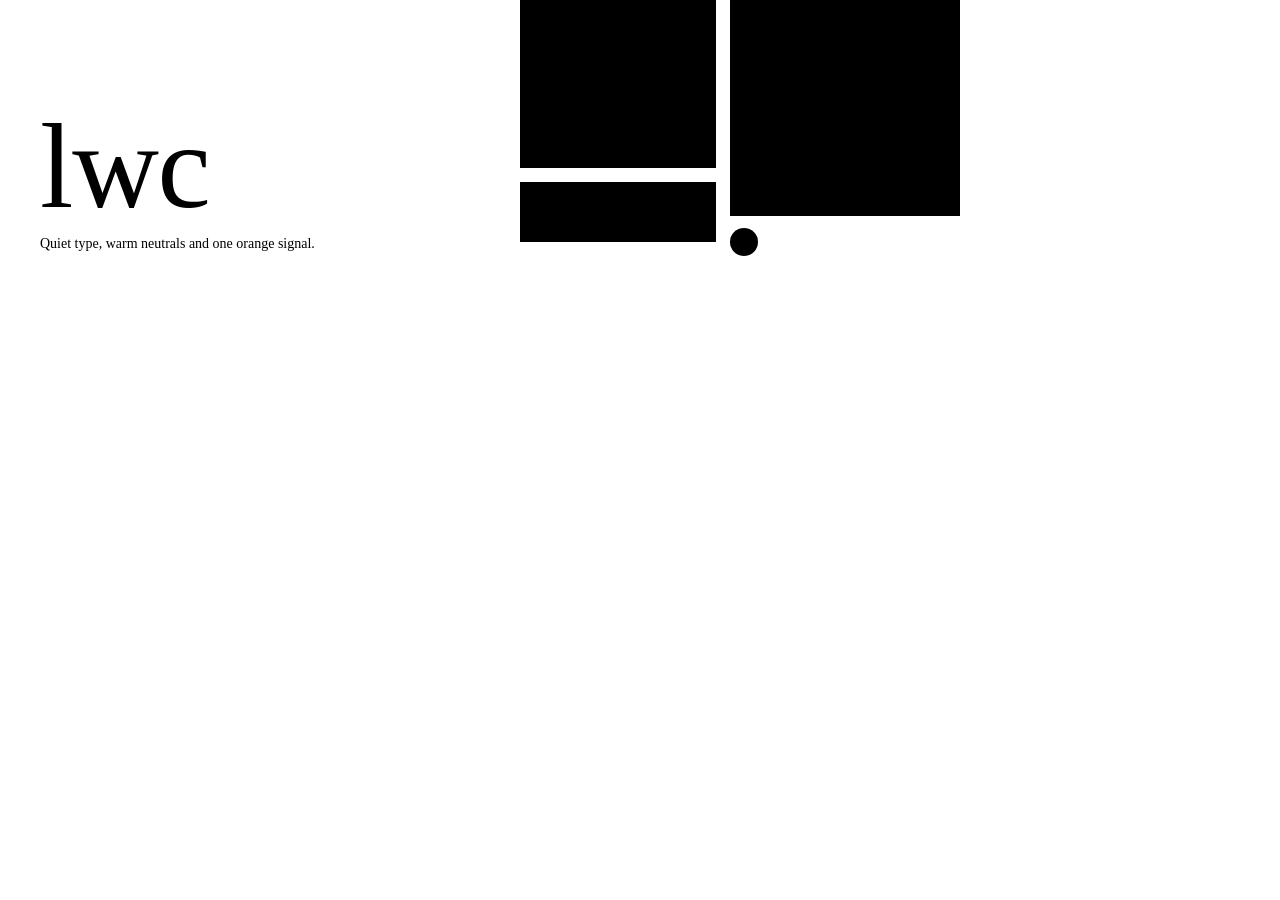
<file: design-system/components/Cover/preview.html>
<!-- @dsCard height=288 -->
<!doctype html>
<html><head><meta charset="utf-8">
<style>
  body{ margin:0; }
  .cover{ position:relative; width:960px; height:288px; overflow:hidden; background:var(--bg); color:var(--text); }
  .cover svg{ position:absolute; left:480px; top:0; width:480px; height:288px; overflow:hidden; }
  .ink{ fill:var(--text); }
  .signal{ fill:var(--focus); }
  .mid{ fill:var(--text-dim); }
  .tile{ rx:var(--radius-md); ry:var(--radius-md); }
  .cut{ stroke:var(--bg); stroke-width:2px; fill:none; }
  .text{ position:absolute; left:40px; bottom:36px; max-width:440px; }
  .name{ font-family:var(--font-display); font-weight:500; font-size:120px; line-height:.92; letter-spacing:-0.01em; margin:0; }
  .tag{ font-family:var(--font-body); font-size:14px; color:var(--text-dim); margin:14px 0 0; }
</style></head><body>
<div class="cover">
  <svg viewBox="0 0 480 288" aria-hidden="true">
    <!--
      blocks: focus 244×230 (tall slab, the one hue, largest), text 196×182 (ink slab), text-dim 196×60 (relief), focus disc r14 (the pulse dot); corners radius-md 14px, disc radius-round
      arrangement: one tall orange slab bleeding off top and right, ink slab and grey band stacked beside it, the disc as a satellite on the ground
      pattern: editorial hairline row — "Where a line connects things it's a 1px rule"; three rules in bg cut across both slabs like certification rows
      scales: gaps space-14, rule pitch 44 (space-22 × 2), inset space-40, radius-md 14, radius-round
    -->
    <rect class="ink tile" x="40" y="-14" width="196" height="182"/>
    <rect class="mid tile" x="40" y="182" width="196" height="60"/>
    <rect class="signal tile" x="250" y="-14" width="244" height="230"/>
    <line class="cut" x1="40" y1="44" x2="480" y2="44"/>
    <line class="cut" x1="40" y1="88" x2="480" y2="88"/>
    <line class="cut" x1="40" y1="132" x2="480" y2="132"/>
    <circle class="signal" cx="264" cy="242" r="14"/>
  </svg>
  <div class="text">
    <p class="name">lwc</p>
    <p class="tag">Quiet type, warm neutrals and one orange signal.</p>
  </div>
</div>
</body></html>
</file>
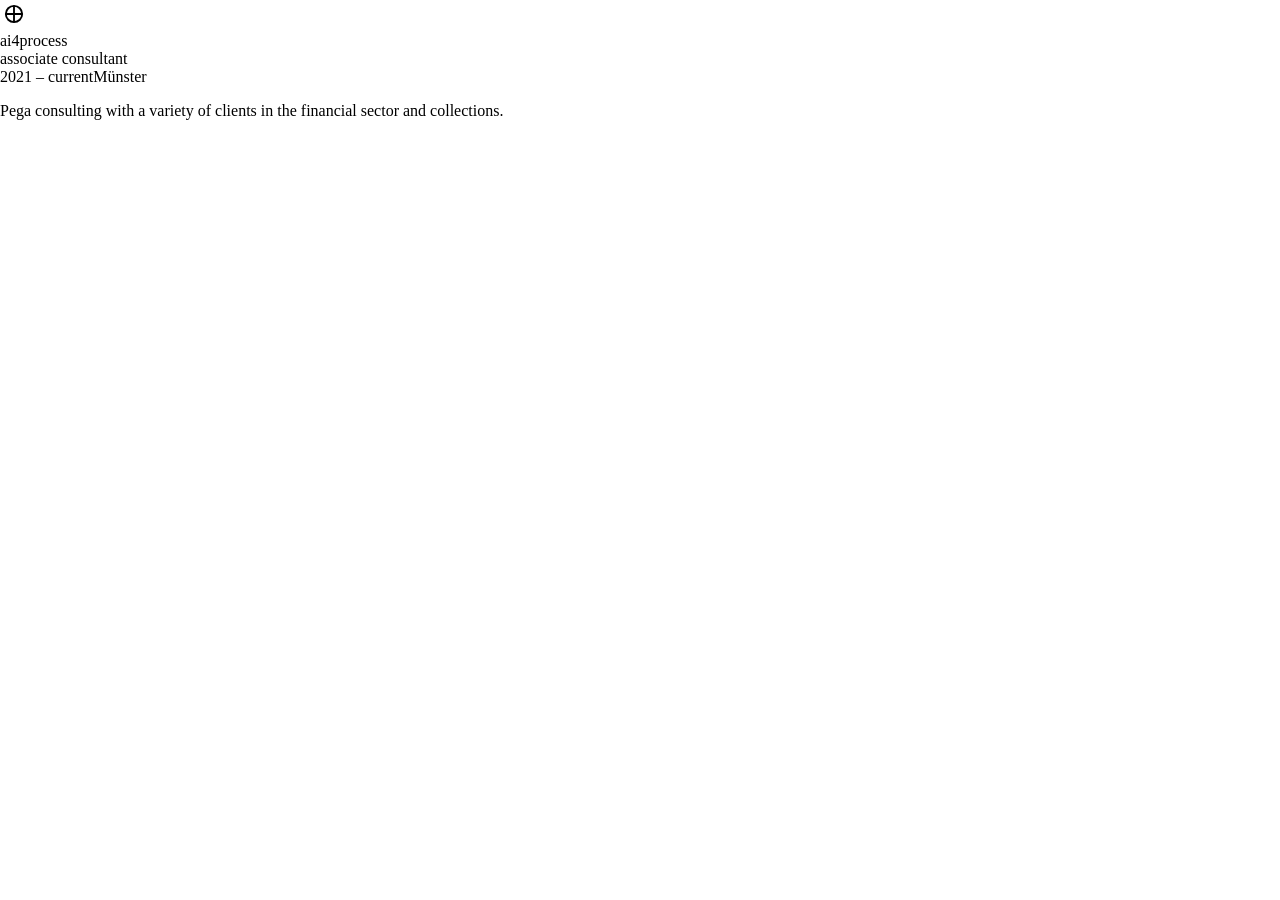
<file: design-system/components/JobEntry/preview.html>
<!-- @dsCard group="Content" height=190 -->
<!doctype html>
<html><head><meta charset="utf-8"><style>body{margin:0}</style></head><body>
<div class="lwc-root">
  <div class="lwc-job">
    <div class="lwc-job-icon" aria-hidden="true"><svg viewBox="0 0 24 24" width="28" height="28" fill="none" stroke="currentColor" stroke-width="1.6"><circle cx="12" cy="12" r="7"/><path d="M12 5v14M5 12h14"/></svg></div>
    <div>
      <div class="lwc-job-company">ai4process</div>
      <div class="lwc-job-title">associate consultant</div>
      <div class="lwc-job-meta"><span>2021 – current</span><span>Münster</span></div>
      <p class="lwc-job-desc">Pega consulting with a variety of clients in the financial sector and collections.</p>
    </div>
  </div>
</div>
</body></html>
</file>
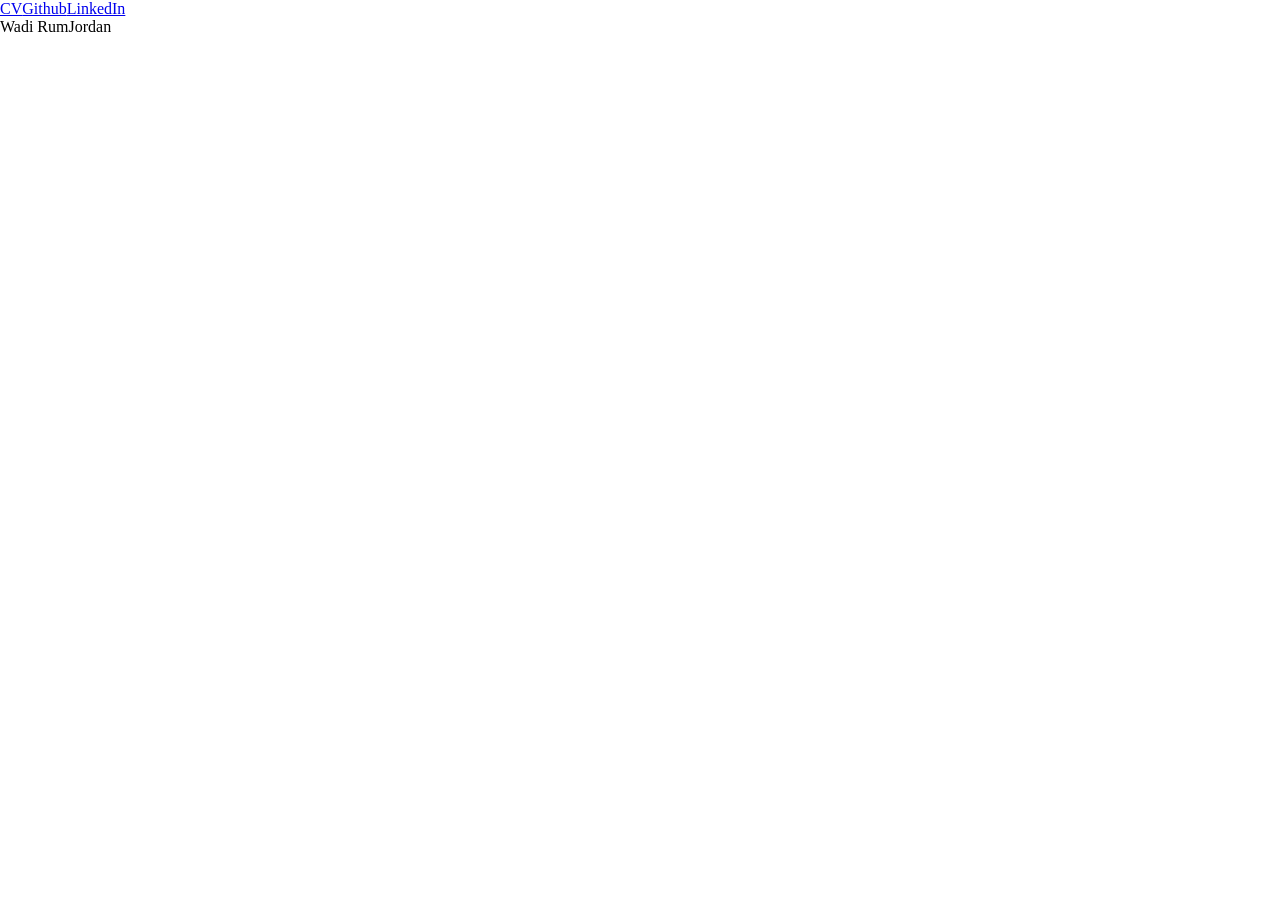
<file: design-system/components/PhotoCaption/preview.html>
<!-- @dsCard group="Content" height=70 -->
<!doctype html>
<html><head><meta charset="utf-8"><style>body{margin:0}</style></head><body>
<div class="lwc-root">
  <div class="lwc-caption-row" style="margin:0;max-width:520px">
    <nav class="lwc-links" aria-label="Links"><a href="#">CV</a><a href="#">Github</a><a href="#">LinkedIn</a></nav>
    <div class="lwc-photo-loc" aria-live="polite"><span class="lwc-photo-place">Wadi Rum</span><span class="lwc-photo-country">Jordan</span></div>
  </div>
</div>
</body></html>
</file>
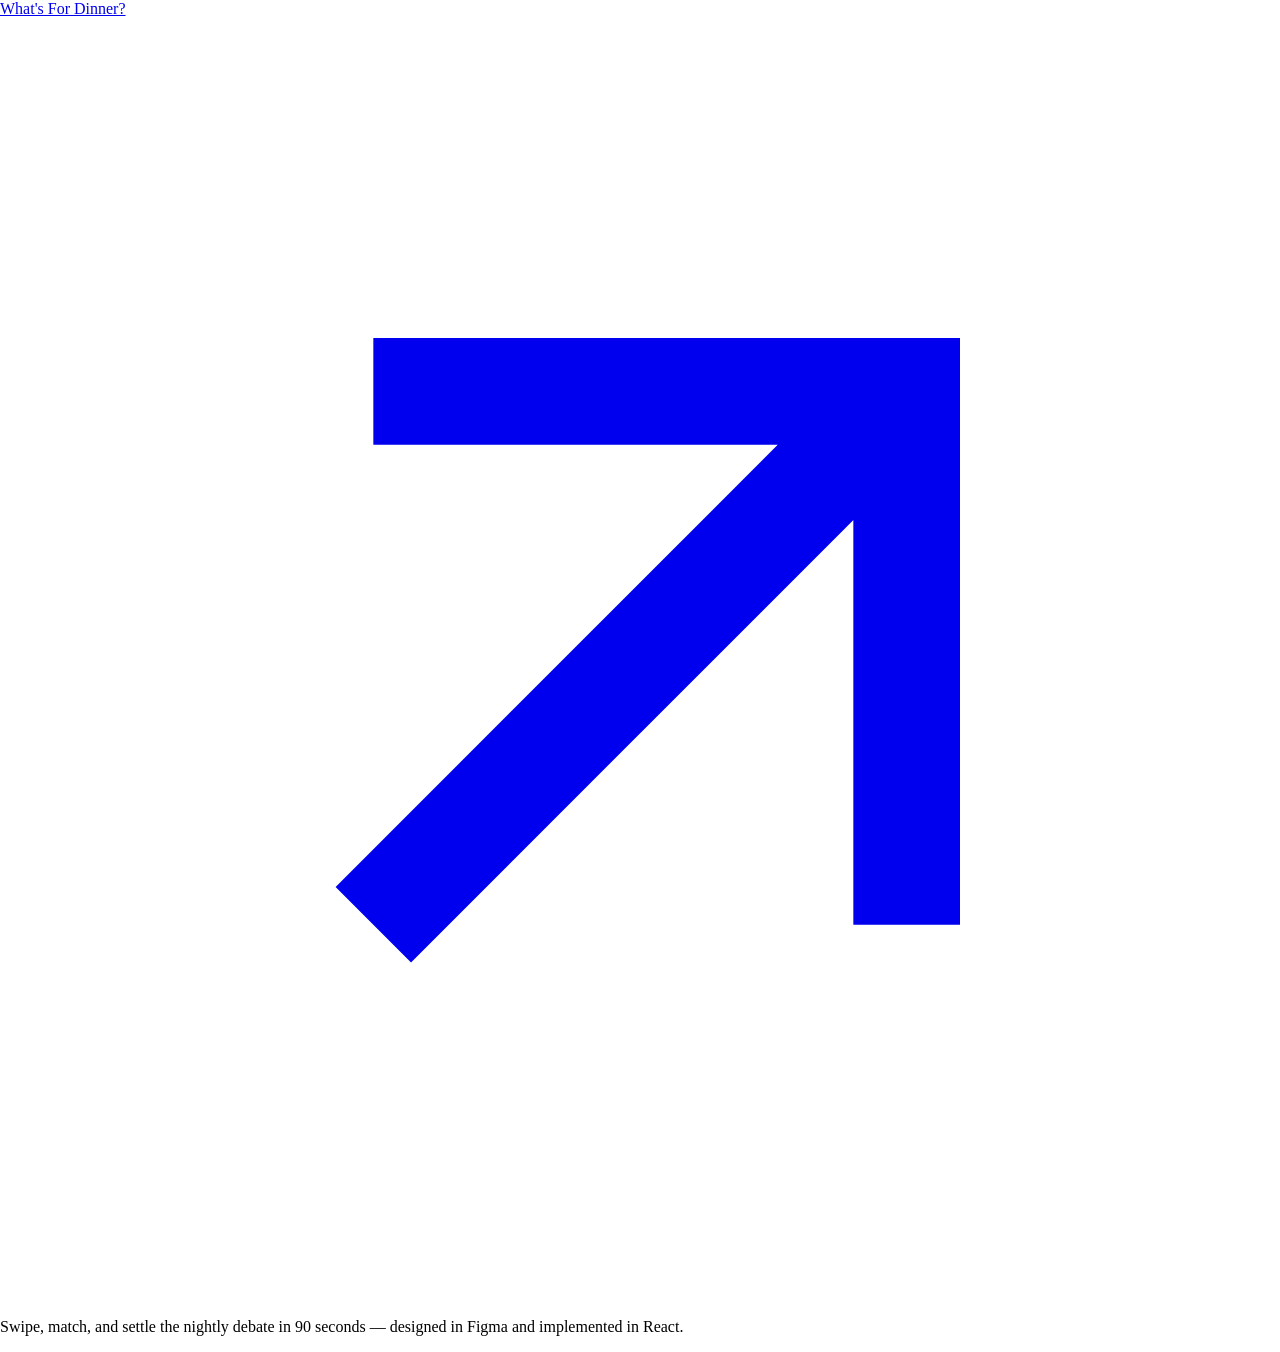
<file: design-system/components/ProjectItem/preview.html>
<!-- @dsCard group="Content" height=130 -->
<!doctype html>
<html><head><meta charset="utf-8"><style>body{margin:0}</style></head><body>
<div class="lwc-root">
  <div class="lwc-project">
    <a href="#" class="lwc-project-name">What's For Dinner? <svg viewBox="0 0 24 24" fill="none" stroke="currentColor" stroke-width="2"><path d="M7 17L17 7M7 7h10v10"/></svg></a>
    <p class="lwc-project-desc">Swipe, match, and settle the nightly debate in 90 seconds — designed in Figma and implemented in React.</p>
  </div>
</div>
</body></html>
</file>
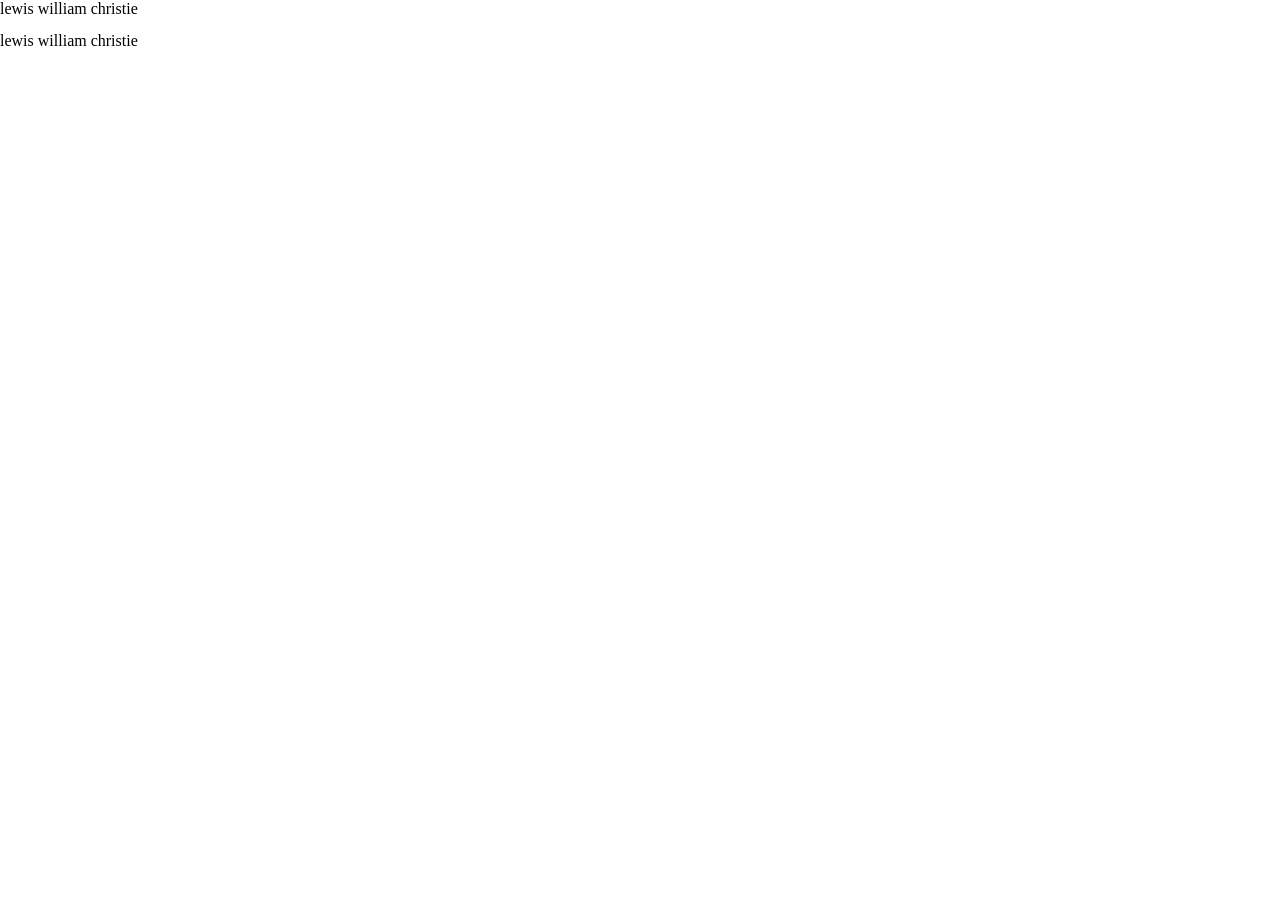
<file: design-system/components/Wordmark/preview.html>
<!-- @dsCard group="Brand" height=90 -->
<!doctype html>
<html><head><meta charset="utf-8"><style>body{margin:0}</style></head><body>
<div class="lwc-root" style="display:flex;flex-direction:column;gap:14px">
  <span class="lwc-wordmark"><span class="lwc-wm-block"><span>l</span><span class="lwc-wm-suffix">ewis&nbsp;</span></span><span class="lwc-wm-block"><span>w</span><span class="lwc-wm-suffix">illiam&nbsp;</span></span><span class="lwc-wm-block"><span>c</span><span class="lwc-wm-suffix">hristie</span></span></span>
  <span class="lwc-wordmark is-open"><span class="lwc-wm-block"><span>l</span><span class="lwc-wm-suffix">ewis&nbsp;</span></span><span class="lwc-wm-block"><span>w</span><span class="lwc-wm-suffix">illiam&nbsp;</span></span><span class="lwc-wm-block"><span>c</span><span class="lwc-wm-suffix">hristie</span></span></span>
</div>
</body></html>
</file>
<file: main.css>
:root {
  --bg: #0a0a0a;
  --text: #f4f3ef;
  --text-dim: rgba(244, 243, 239, 0.42);
  --text-dimmer: rgba(244, 243, 239, 0.24);
  --pill: #1c1c1c;
  --pill-hover: #262626;
  --focus: #d9895f;
}
html[data-theme="light"] {
  --bg: #f6f4ef;
  --text: #171614;
  --text-dim: rgba(23, 22, 20, 0.5);
  --text-dimmer: rgba(23, 22, 20, 0.32);
  --pill: #ece9e1;
  --pill-hover: #e0dcd1;
  --focus: #b5592f;
}

* {
  box-sizing: border-box;
}
html {
  scroll-behavior: smooth;
}
body {
  margin: 0;
  background: var(--bg);
  color: var(--text);
  font-family: "Inter", sans-serif;
  transition:
    background 0.35s ease,
    color 0.35s ease;
  -webkit-font-smoothing: antialiased;
}
::selection {
  background: var(--focus);
  color: #fff;
}
a {
  color: inherit;
}
:focus-visible {
  outline: 2px solid var(--focus);
  outline-offset: 3px;
  border-radius: 4px;
}

h1,
h2,
h3,
.display {
  font-family: "DM Sans", sans-serif;
  font-weight: 500;
  letter-spacing: -0.01em;
  margin: 0;
}

.wrap {
  max-width: 1400px;
  margin: 0 auto;
  padding: 0 40px;
}

/* ---------- Top bar ---------- */
.topbar {
  position: fixed;
  top: 0;
  left: 0;
  right: 0;
  z-index: 50;
  display: flex;
  justify-content: space-between;
  align-items: flex-start;
  padding: 36px 40px;
  pointer-events: none;
}
.logo {
  font-family: "DM Sans", sans-serif;
  font-weight: 500;
  font-size: 22px;
  pointer-events: auto;
}
.side-nav {
  position: fixed;
  top: 50%;
  right: 40px;
  transform: translateY(-50%);
  z-index: 50;
  display: flex;
  flex-direction: column;
  align-items: flex-end;
  gap: 28px; /* space between nav links and the toggle group below */
}

.side-nav nav.primary-nav {
  display: flex;
  flex-direction: column;
  align-items: flex-end;
  gap: 8px;
}

.side-nav .toggles {
  display: flex;
  gap: 10px;
  flex-direction: column;
}

.side-nav nav.primary-nav a {
  text-decoration: none;
  font-size: 14px;
  color: var(--text-dimmer);
  transition: color 0.2s ease;
  padding: 2px 0;
}
.side-nav nav.primary-nav a:hover {
  color: var(--text-dim);
}
.side-nav nav.primary-nav a.active {
  color: var(--text);
  font-weight: 500;
}

.pill-btn {
  width: 38px;
  height: 38px;
  border-radius: 50%;
  border: none;
  background: var(--pill);
  color: var(--text);
  font-family: "Inter", sans-serif;
  font-size: 12px;
  display: flex;
  align-items: center;
  justify-content: center;
  cursor: pointer;
  transition:
    background 0.2s ease,
    transform 0.2s ease;
}
.pill-btn:hover {
  background: var(--pill-hover);
  transform: translateY(-1px);
}
.pill-btn svg {
  width: 16px;
  height: 16px;
}

/* ---------- Hero ---------- */
#intro {
  padding: 170px 0 0;
  min-height: 100vh;
  display: flex;
  align-items: start;
  box-sizing: border-box;
}
.hero-heading {
  font-size: clamp(38px, 6.5vw, 88px);
  line-height: 1.08;
  max-width: 1160px;
  margin-top: 6vh;
}

/* ---------- Section scaffolding ---------- */
section {
  padding: 70px 0;
}

/* ---------- Work ---------- */
.job {
  display: grid;
  grid-template-columns: 56px 1fr;
  gap: 22px;
  padding: 26px 0;
}

.job-icon {
  width: 56px;
  height: 56px;
  border-radius: 50%;
  background: var(--pill);
  display: flex;
  align-items: center;
  justify-content: center;
  flex-shrink: 0;
}
.job-icon img {
  width: 100%;
  height: 100%;
  object-fit: contain;
  color: var(--text);
}

.job-company {
  font-family: "DM Sans", sans-serif;
  font-size: 12px;
  color: var(--text-dim);
  margin-bottom: 2px;
  padding-left: 2px;
}
.job-title {
  font-family: "DM Sans", sans-serif;
  font-weight: 700;
  font-size: clamp(22px, 3vw, 32px);
  line-height: 1.15;
}
.job-meta {
  font-size: 12px;
  color: var(--text-dim);
  margin: 8px 0 10px;
  display: flex;
  gap: 14px;
}
.job-desc {
  font-size: 14px;
  line-height: 1.6;
  color: var(--text-dim);
  max-width: 640px;
}

/* ---------- Certifications ---------- */
.cert-label {
  font-size: 12px;
  color: var(--text-dim);
  margin-bottom: 14px;
}
.cert-list {
  list-style: none;
  margin: 0;
  padding: 0 1.6em 0 0; /* room for the dot that sits past the year column */
  max-width: 1040px;
  font-family: "DM Sans", sans-serif;
  font-size: clamp(18px, 2.4vw, 30px);
  line-height: 1.2;
}
.cert-row {
  display: grid;
  /* name | stretching rule | fixed-width year column so all years line up */
  grid-template-columns: auto 1fr 4.4em;
  align-items: center;
  gap: 0.6em;
  padding: 0.22em 0;
}
.cert-name {
  white-space: nowrap;
}
.cert-line {
  height: 1px;
  background: var(--text);
  opacity: 0.85;
}
.cert-year {
  white-space: nowrap;
}
.cert-pending {
  display: inline-flex;
  align-items: center;
  gap: 0.5em;
}

/* Pulsing status dot: solid core + an expanding, fading ring */
.pulse-dot {
  position: relative;
  width: 0.55em;
  height: 0.55em;
  border-radius: 50%;
  background: var(--focus);
  flex-shrink: 0;
}
.pulse-dot::after {
  content: "";
  position: absolute;
  inset: 0;
  border-radius: 50%;
  background: var(--focus);
  animation: cert-pulse 1.8s ease-out infinite;
}
@keyframes cert-pulse {
  0% {
    transform: scale(1);
    opacity: 0.7;
  }
  100% {
    transform: scale(2.6);
    opacity: 0;
  }
}

@media (max-width: 560px) {
  .cert-name {
    white-space: normal;
  }
  .cert-row {
    gap: 0.5em;
  }
}

/* ---------- Projects ---------- */
.projects-layout {
  display: grid;
  grid-template-columns: 1fr 1fr;
  gap: 60px;
  align-items: start;
}

.project-list {
  display: flex;
  flex-direction: column;
  padding-top: 100px;
}

.project-name {
  font-family: "DM Sans", sans-serif;
  font-weight: 600;
  font-size: 16px;
  display: inline-flex;
  align-items: center;
  gap: 4px;
  text-decoration: none;
}
.project-name svg {
  width: 16px;
  height: 16px;
  opacity: 0.6;
}
.project-desc {
  font-size: 14px;
  color: var(--text-dim);
  line-height: 1.6;
  margin-top: 6px;
}

/* ---------- Contact / About ---------- */
.simple-block p {
  font-size: 14px;
  line-height: 1.6;
  color: var(--text-dim);
  max-width: 600px;
}

#about {
  display: grid;
  grid-template-columns: 1fr 1fr 520px;
  grid-template-rows: auto auto auto 1fr;
  gap: 24px;
  padding-bottom: 0px;
}

.name-block {
  grid-column: 1 / 3;
  grid-row: 3;
  align-self: end;
  margin: 0;
  font-size: 96px;
  line-height: 1;
}

.name-line {
  display: block;
  padding-bottom: 8px;
  width: fit-content;
}

.photo {
  grid-column: 3 / 4;
  grid-row: 1 / 4;
  align-self: center;
  width: 100%;
  position: relative;
}

/* Location label, in the bottom row beside the arrow; updates with the gallery */
.photo-loc {
  display: flex;
  gap: 8px;
  font-size: 12px;
  white-space: nowrap;
  color: var(--text-dim);
}
.photo-place {
  color: var(--text);
  font-weight: 500;
}
.photo-country:not(:empty)::before {
  content: "·";
  margin-right: 8px;
}

/* ---- Colour-reveal gallery (about section) ---- */
.gallery-stage {
  position: relative;
  aspect-ratio: 1 / 1;
  overflow: hidden;
}
.reveal {
  position: absolute;
  inset: 0;
  overflow: hidden;
  opacity: 0;
  pointer-events: none;
  transition: opacity 0.6s ease;
  cursor: crosshair;
  touch-action: pan-y;
  --x: 50%;
  --y: 50%;
  --r: 0px;
}
.reveal img {
  position: absolute;
  inset: 0;
  width: 100%;
  height: 100%;
  object-fit: cover;
  display: block;
  user-select: none;
  -webkit-user-drag: none;
}
.reveal.is-active {
  opacity: 1;
  pointer-events: auto;
}
/* Colour image sits on top, masked to a soft circle around the pointer */
.reveal .reveal-colour {
  -webkit-mask-image: radial-gradient(
    circle var(--r) at var(--x) var(--y),
    #000 55%,
    transparent 100%
  );
  mask-image: radial-gradient(
    circle var(--r) at var(--x) var(--y),
    #000 55%,
    transparent 100%
  );
}
.gallery-nav {
  display: flex;
  justify-content: space-between;
  align-items: center;
  margin-top: 10px;
}
.links-row {
  display: flex;
  gap: 16px;
  font-size: 12px;
  color: var(--text-dim);
}
.links-row a {
  text-decoration: none;
  transition: color 0.2s ease;
}
.links-row a:hover {
  color: var(--text);
}
.gallery-stage:focus-visible {
  outline: 2px solid var(--focus);
  outline-offset: 3px;
}

.para-one {
  grid-column: 1/2;
  grid-row: 1/2;
}

.para-two {
  grid-column: 2;
  grid-row: 2;
}

footer {
  padding: 16px 0 16px 0;
  font-size: 12px;
  color: var(--text-dimmer);
  display: flex;
  justify-content: flex-end;
  gap: 8px;
}

.word-shell {
  position: relative;
  display: inline-block;
}

.sizer {
  visibility: hidden;
}

#lwc-wrap {
  position: absolute;
  left: 0;
  top: 0;
  display: inline-flex;
  align-items: baseline;

  cursor: pointer;
  white-space: nowrap;
}

.lwc-block {
  display: inline-grid;
  grid-template-columns: auto 0fr;
  transition: grid-template-columns 1.1s cubic-bezier(0.4, 0, 0.2, 1);
  vertical-align: baseline;
}

.lwc-block .suffix {
  overflow: hidden;
  min-width: 0;
  white-space: nowrap;
}

#lwc-wrap:hover .lwc-block {
  grid-template-columns: auto 1fr;
}

/* ---------- Responsive ---------- */
@media (max-width: 780px) {
  /* Top bar stacks (lwc design system, under bp-tablet): wordmark and toggles
     on one row, section links as a wrapping row below. .topbar (wordmark)
     sits above .side-nav, which provides the bg behind both. */
  :root {
    --header-h: 128px; /* fallback; index.html measures the real height */
  }
  .topbar {
    z-index: 51;
    padding: 24px;
  }
  .side-nav {
    top: 0;
    left: 0;
    right: 0;
    transform: none;
    display: grid;
    grid-template-columns: 1fr auto;
    align-items: center;
    gap: 14px 0;
    padding: 16px 24px 14px;
    background: var(--bg);
    transition: background 0.35s ease;
  }
  .side-nav .toggles {
    grid-row: 1;
    grid-column: 2;
    flex-direction: row;
  }
  .side-nav nav.primary-nav {
    grid-row: 2;
    grid-column: 1 / -1;
    flex-direction: row;
    flex-wrap: wrap;
    align-items: flex-start;
    gap: 2px 14px;
  }
  section {
    scroll-margin-top: var(--header-h);
  }

  #intro {
    padding: calc(var(--header-h) + 70px) 0 70px;
    min-height: auto;
  }
  .hero-heading {
    margin-top: 0;
  }
  .wrap {
    padding: 0 24px;
  }
  .job {
    grid-template-columns: 44px 1fr;
  }
  .job-icon {
    width: 44px;
    height: 44px;
  }
  .projects-layout {
    grid-template-columns: 1fr;
    gap: 32px;
  }
  .project-list {
    padding-top: 0;
  }

  /* Gallery caption: let long place names drop below the links */
  .gallery-nav {
    flex-wrap: wrap;
    gap: 10px 16px;
  }
  .photo-loc {
    white-space: normal;
  }

  /* About: single column so the photo and name fit the screen */
  #about {
    grid-template-columns: 1fr;
    grid-template-rows: auto;
  }
  #about > * {
    grid-column: 1;
    grid-row: auto;
  }
  .para-one,
  .para-two {
    margin: 0;
  }
  .name-block {
    font-size: clamp(56px, 16vw, 96px);
  }
}

@media (prefers-reduced-motion: reduce) {
  html {
    scroll-behavior: auto;
  }
  * {
    transition: none !important;
  }
  .pulse-dot::after {
    animation: none;
    opacity: 0;
  }
}
</file>
